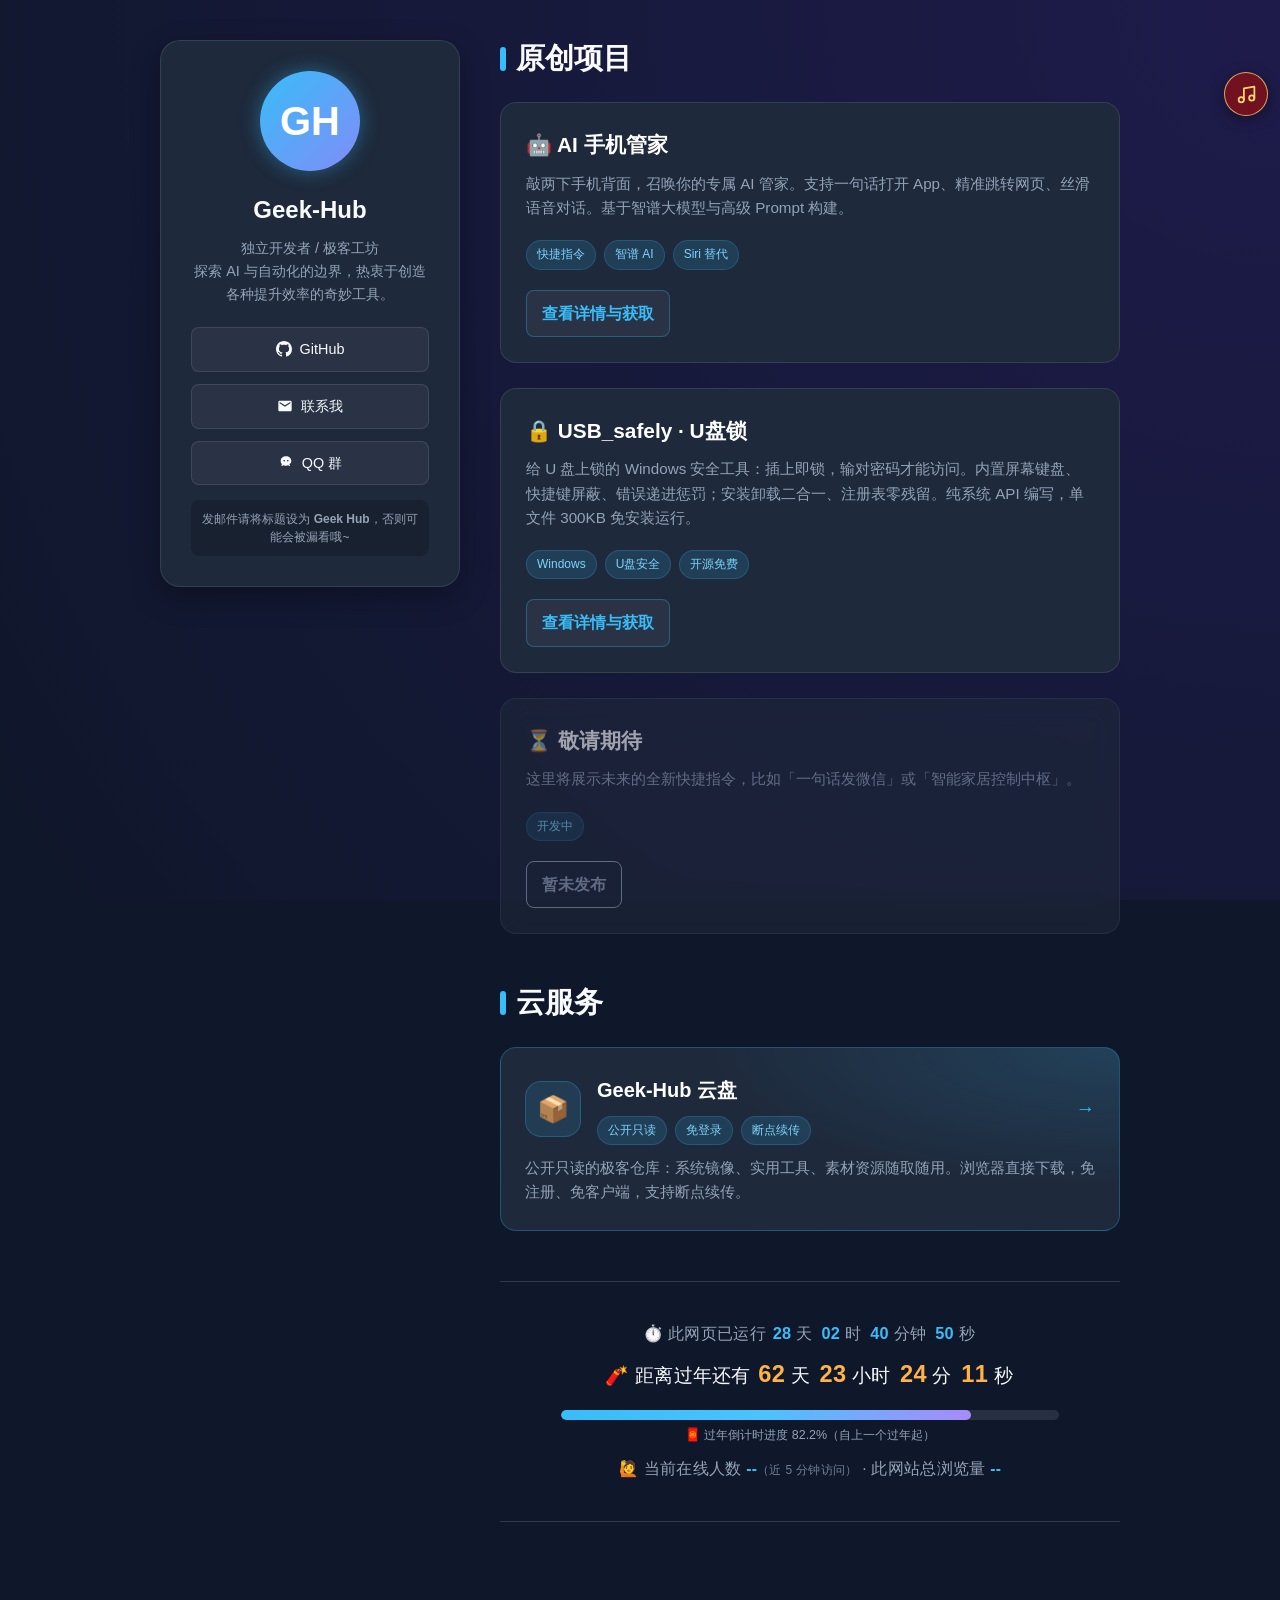
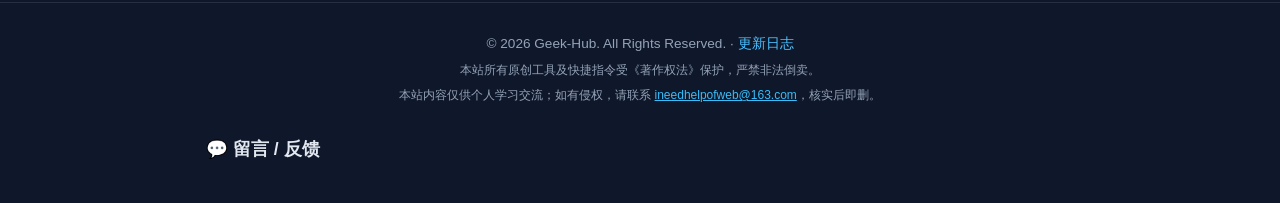
<file: index.html>
<!DOCTYPE html>
<html lang="zh-CN">
<head>
    <meta charset="UTF-8">
    <meta name="viewport" content="width=device-width, initial-scale=1.0">
    <title>Geek-Hub | 极客工坊 - 个人开发者作品集</title>

    <meta name="description" content="Geek-Hub 极客工坊：独立开发者的作品集，分享 Apple 快捷指令、AI 效率工具与 Web 小工具，探索 AI 与自动化的边界。">
    <meta name="keywords" content="Geek-Hub,极客工坊,快捷指令,AI工具,iOS快捷指令,个人作品集">
    <meta name="author" content="Geek-Hub">
    <link rel="canonical" href="https://geekhub.dpdns.org/">
    <meta name="theme-color" content="#0f172a">
    <meta name="robots" content="index, follow">

    <!-- 社交分享卡片 -->
    <meta property="og:type" content="website">
    <meta property="og:site_name" content="Geek-Hub | 极客工坊">
    <meta property="og:title" content="Geek-Hub | 极客工坊 - 个人开发者作品集">
    <meta property="og:description" content="独立开发者的创意试验田，持续分享 Apple 快捷指令、AI 黑科技与效率工具。">
    <meta property="og:url" content="https://geekhub.dpdns.org/">
    <meta property="og:image" content="https://geekhub.dpdns.org/og.png">
    <meta property="og:image:width" content="1200">
    <meta property="og:image:height" content="630">
    <meta property="og:locale" content="zh_CN">
    <meta name="twitter:card" content="summary_large_image">
    <meta name="twitter:title" content="Geek-Hub | 极客工坊">
    <meta name="twitter:description" content="独立开发者的创意试验田，持续分享 Apple 快捷指令、AI 黑科技与效率工具。">
    <meta name="twitter:image" content="https://geekhub.dpdns.org/og.png">

    <!-- 图标 -->
    <link rel="icon" href="data:image/svg+xml,%3Csvg xmlns='http://www.w3.org/2000/svg' viewBox='0 0 100 100'%3E%3Crect width='100' height='100' rx='22' fill='%230f172a'/%3E%3Ctext x='50' y='68' font-size='46' font-family='system-ui,sans-serif' font-weight='bold' fill='%2338bdf8' text-anchor='middle'%3EGH%3C/text%3E%3C/svg%3E">
    <link rel="apple-touch-icon" href="data:image/svg+xml,%3Csvg xmlns='http://www.w3.org/2000/svg' viewBox='0 0 100 100'%3E%3Crect width='100' height='100' rx='22' fill='%230f172a'/%3E%3Ctext x='50' y='68' font-size='46' font-family='system-ui,sans-serif' font-weight='bold' fill='%2338bdf8' text-anchor='middle'%3EGH%3C/text%3E%3C/svg%3E">

    <link rel="stylesheet" href="style.css">

    <script type="application/ld+json">
    {
      "@context": "https://schema.org",
      "@type": "WebSite",
      "name": "Geek-Hub | 极客工坊",
      "url": "https://geekhub.dpdns.org/",
      "description": "独立开发者的创意试验田，分享 Apple 快捷指令、AI 工具与效率方案。",
      "inLanguage": "zh-CN",
      "publisher": {
        "@type": "Person",
        "name": "Geek-Hub",
        "url": "https://github.com/zzh-hui/"
      }
    }
    </script>
    <style>
        /* Git Drive 最小化后的悬浮球 */
        .pan-ball {
            position: fixed;
            right: 18px;
            bottom: 18px;
            display: none;
            align-items: center;
            gap: 9px;
            padding: 9px 15px 9px 11px;
            border-radius: 999px;
            background: rgba(26, 32, 44, .94);
            border: 1px solid rgba(76, 194, 255, .38);
            box-shadow: 0 12px 34px rgba(0, 0, 0, .5);
            color: #e8f3ff;
            text-decoration: none;
            font-size: .82rem;
            z-index: 999;
            backdrop-filter: blur(10px);
            transition: transform .18s, border-color .18s;
        }
        .pan-ball.show { display: flex; animation: pb-in .28s ease-out; }
        .pan-ball:hover { transform: translateY(-2px); border-color: rgba(76, 194, 255, .8); }
        .pan-ball svg { width: 24px; height: 24px; flex: 0 0 auto; }
        .pan-ball .pb-t { line-height: 1.2; }
        .pan-ball .pb-t b { display: block; font-size: .8rem; font-weight: 600; }
        .pan-ball .pb-t i { display: block; font-style: normal; font-size: .68rem; color: #8fa3b8; }
        .pan-ball::after {
            content: "";
            position: absolute;
            inset: -1px;
            border-radius: 999px;
            border: 1px solid rgba(76, 194, 255, .5);
            opacity: 0;
            animation: pb-pulse 2.6s ease-out infinite;
        }
        @keyframes pb-in { from { opacity: 0; transform: translateY(14px) scale(.9); } to { opacity: 1; transform: none; } }
        @keyframes pb-pulse {
            0% { opacity: .5; transform: scale(1); }
            70%, 100% { opacity: 0; transform: scale(1.18); }
        }
        @media (max-width: 480px) {
            .pan-ball { right: 12px; bottom: 12px; padding: 8px 13px 8px 10px; }
        }

        /* ===== 春节模式 ===== */
        body.cny-mode {
            --bg-base: #2a1214;
            --bg-deep: #47181c;
            --card-bg: rgba(52, 22, 26, 0.75);
            --card-bg-solid: #381a1d;
            --card-border: rgba(255, 195, 120, 0.26);
            --text-muted: #e6bfa0;
        }
        .cny-banner {
            position: relative;
            max-width: 900px;
            margin: 0 auto;
            padding: 100px 16px 10px;   /* 顶部让出空间：福字挂在最上方，标题在其下方 */
            text-align: center;
        }
        .cny-banner-title {
            font-size: clamp(1.15rem, 4.2vw, 1.7rem);
            font-weight: 800;
            color: #ffd76e;
            text-shadow: 0 0 14px rgba(255, 120, 40, 0.55), 0 2px 0 rgba(120, 0, 0, 0.6);
            letter-spacing: 1px;
        }
        .cny-banner-meme {
            width: clamp(140px, 26vw, 230px);
            margin: 10px auto 0;
            display: block;
            animation: cnyFloat 2.6s ease-in-out infinite;
        }
        @keyframes cnyFloat {
            0%, 100% { transform: translateY(0); }
            50% { transform: translateY(-9px); }
        }
        /* 福字挂件：absolute 挂在网页最上方（页面顶端，滚动时留在原地/滚出屏幕外），菱形倒福 */
        .cny-fu {
            display: none;
            position: absolute;
            top: 22px;
            z-index: 998;
            width: 44px;
            height: 44px;
            border-radius: 7px;
            background: linear-gradient(160deg, #c22 0%, #8f0f14 100%);
            border: 2px solid #ffd76e;
            box-shadow: 0 4px 16px rgba(0, 0, 0, 0.4), inset 0 0 0 3px rgba(255, 215, 110, 0.35);
            color: #ffd76e;
            font-size: 23px;
            font-weight: 900;
            font-family: "Noto Serif SC", "STSong", "SimSun", serif;
            text-align: center;
            user-select: none;
            pointer-events: none;
            transform: rotate(45deg);   /* 外框转 45° 成菱形 */
        }
        body.cny-mode .cny-fu { display: block; animation: cnySway 3.4s ease-in-out infinite; transform-origin: top center; }
        .cny-fu-l { left: 26px; }
        .cny-fu-r { right: 26px; }
        body.cny-mode .cny-fu::after {
            content: "";
            position: absolute;
            top: -14px;
            left: 50%;
            width: 2px;
            height: 14px;
            background: #ffd76e;
        }
        /* 文字相对外框 -45°（回到水平轴）再转 180°（倒福） */
        .cny-fu span { display: block; line-height: 41px; transform: rotate(135deg); }
        @keyframes cnySway {
            0%, 100% { rotate: -2.5deg; }
            50% { rotate: 2.5deg; }
        }
        .cny-music {
            position: fixed;
            top: 72px;
            right: 12px;
            z-index: 999;
            width: 44px;
            height: 44px;
            border-radius: 50%;
            border: 1.5px solid rgba(255, 215, 110, 0.75);
            background: rgba(130, 16, 24, 0.85);
            color: #ffd76e;
            cursor: pointer;
            display: flex;
            align-items: center;
            justify-content: center;
            box-shadow: 0 3px 14px rgba(0, 0, 0, 0.35);
            transition: transform 0.2s;
        }
        .cny-music:active { transform: scale(0.92); }
        .cny-music .cny-note { width: 21px; height: 21px; }
        .cny-music.playing .cny-note { animation: cnySpin 1.9s linear infinite; }
        @keyframes cnySpin {
            from { transform: rotate(0deg); }
            to { transform: rotate(360deg); }
        }
        .cny-music.idle-hint { animation: cnyHint 1.4s ease-in-out infinite; }
        @keyframes cnyHint {
            0%, 100% { box-shadow: 0 3px 14px rgba(0,0,0,0.35), 0 0 0 0 rgba(255, 215, 110, 0.65); }
            50% { box-shadow: 0 3px 14px rgba(0,0,0,0.35), 0 0 0 11px rgba(255, 215, 110, 0); }
        }
    </style>
<!-- Cloudflare Web Analytics --><script type='module' src='https://static.cloudflareinsights.com/beacon.min.js' data-cf-beacon='{"token": "128af1c7bf224d09a564f7fe14c1c17a"}'></script><!-- End Cloudflare Web Analytics -->
</head>
<body>

    <a class="skip-link" href="#main">跳到主要内容</a>

    <!-- 春节模式：顶部祝福横幅 + 解冻梗图（仅过年期间显示） -->
    <div class="cny-banner" id="cnyBanner" hidden>
        <p class="cny-banner-title">Geek-Hub 祝大家春节快乐！(˶╹ꇴ╹˶)🧨</p>
        <img class="cny-banner-meme" id="cnyMeme" src="assets/jiedong.png" alt="刘德华解冻100%" draggable="false">
    </div>

    <!-- 倒福挂件：左上 + 右上，固定不随滚动（仅春节模式显示） -->
    <div class="cny-fu cny-fu-l" aria-hidden="true"><span>福</span></div>
    <div class="cny-fu cny-fu-r" aria-hidden="true"><span>福</span></div>

    <!-- 悬浮音符音乐开关（右上角，跟随滚动，不遮挡内容） -->
    <button class="cny-music" id="musicBtn" type="button" aria-label="开关春节音乐" hidden>
        <svg class="cny-note" viewBox="0 0 24 24" fill="none" stroke="currentColor" stroke-width="2" stroke-linecap="round" stroke-linejoin="round" aria-hidden="true">
            <path d="M9 18V5l12-2v13"></path>
            <circle cx="6" cy="18" r="3"></circle>
            <circle cx="18" cy="16" r="3"></circle>
        </svg>
    </button>
    <audio id="cnyMusic" src="assets/gongxifacai.mp3" loop preload="none"></audio>

    <div class="layout">

        <!-- 左侧：个人简介 -->
        <aside class="sidebar">
            <div class="profile-card">
                <div class="avatar" aria-hidden="true">GH</div>
                <h1 class="name">Geek-Hub</h1>
                <p class="bio">独立开发者 / 极客工坊<br>探索 AI 与自动化的边界，热衷于创造各种提升效率的奇妙工具。</p>

                <nav class="social-links" aria-label="联系方式">
                    <a href="https://github.com/zzh-hui/" class="social-btn" target="_blank" rel="noopener noreferrer">
                        <svg height="16" width="16" viewBox="0 0 16 16" fill="currentColor" aria-hidden="true"><path d="M8 0C3.58 0 0 3.58 0 8c0 3.54 2.29 6.53 5.47 7.59.4.07.55-.17.55-.38 0-.19-.01-.82-.01-1.49-2.01.37-2.53-.49-2.69-.94-.09-.23-.48-.94-.82-1.13-.28-.15-.68-.52-.01-.53.63-.01 1.08.58 1.23.82.72 1.21 1.87.87 2.33.66.07-.52.28-.87.51-1.07-1.78-.2-3.64-.89-3.64-3.95 0-.87.31-1.59.82-2.15-.08-.2-.36-1.02.08-2.12 0 0 .67-.21 2.2.82.64-.18 1.32-.27 2-.27.68 0 1.36.09 2 .27 1.53-1.04 2.2-.82 2.2-.82.44 1.1.16 1.92.08 2.12.51.56.82 1.27.82 2.15 0 3.07-1.87 3.75-3.65 3.95.29.25.54.73.54 1.48 0 1.07-.01 1.93-.01 2.2 0 .21.15.46.55.38A8.013 8.013 0 0016 8c0-4.42-3.58-8-8-8z"></path></svg>
                        GitHub
                    </a>

                    <a href="mailto:ineedhelpofweb@163.com?subject=Geek%20Hub&amp;body=%E8%AF%B7%E5%9C%A8%E8%BF%99%E9%87%8C%E5%A1%AB%E5%86%99%E6%82%A8%E7%9A%84%E5%85%B7%E4%BD%93%E9%97%AE%E9%A2%98%E6%88%96%E5%BB%BA%E8%AE%AE%EF%BC%9A" class="social-btn">
                        <svg height="16" width="16" viewBox="0 0 24 24" fill="currentColor" aria-hidden="true"><path d="M20 4H4c-1.1 0-1.99.9-1.99 2L2 18c0 1.1.9 2 2 2h16c1.1 0 2-.9 2-2V6c0-1.1-.9-2-2-2zm0 4l-8 5-8-5V6l8 5 8-5v2z"></path></svg>
                        联系我
                    </a>

                    <button type="button" class="social-btn" id="qq-group" data-qq="1103788426" aria-label="打开 QQ 群 1103788426">
                        <svg height="16" width="16" viewBox="0 0 24 24" fill="currentColor" aria-hidden="true"><path d="M12 2C7.58 2 4 5.13 4 9c0 1.74.72 3.33 1.9 4.55-.2.72-.55 1.7-.9 2.32-.2.36-.05.6.25.55.83-.14 1.9-.6 2.5-.98.99.36 2.08.56 3.25.56h1c1.17 0 2.26-.2 3.25-.56.6.38 1.67.84 2.5.98.3.05.45-.19.25-.55-.35-.62-.7-1.6-.9-2.32C19.28 12.33 20 10.74 20 9c0-3.87-3.58-7-8-7z"/><circle cx="9.3" cy="8.6" r="1.1" fill="#0f172a"/><circle cx="14.7" cy="8.6" r="1.1" fill="#0f172a"/></svg>
                        <span id="qq-label">QQ 群</span>
                    </button>
                </nav>

                <p class="email-tip">
                    发邮件请将标题设为 <strong>Geek Hub</strong>，否则可能会被漏看哦~
                </p>
            </div>
        </aside>

        <!-- 右侧：作品展示 -->
        <main class="main-content" id="main">

            <h2 class="section-title">原创项目</h2>
            <div class="grid">

                <a href="./ai-assistant.html" class="project-card">
                    <h3 class="project-title">🤖 AI 手机管家</h3>
                    <p class="project-desc">敲两下手机背面，召唤你的专属 AI 管家。支持一句话打开 App、精准跳转网页、丝滑语音对话。基于智谱大模型与高级 Prompt 构建。</p>
                    <div class="tags">
                        <span class="tag">快捷指令</span>
                        <span class="tag">智谱 AI</span>
                        <span class="tag">Siri 替代</span>
                    </div>
                    <div class="project-btn">查看详情与获取</div>
                </a>

                <a href="./usb-safely.html" class="project-card">
                    <h3 class="project-title">🔒 USB_safely · U盘锁</h3>
                    <p class="project-desc">给 U 盘上锁的 Windows 安全工具：插上即锁，输对密码才能访问。内置屏幕键盘、快捷键屏蔽、错误递进惩罚；安装卸载二合一、注册表零残留。纯系统 API 编写，单文件 300KB 免安装运行。</p>
                    <div class="tags">
                        <span class="tag">Windows</span>
                        <span class="tag">U盘安全</span>
                        <span class="tag">开源免费</span>
                    </div>
                    <div class="project-btn">查看详情与获取</div>
                </a>

                <div class="project-card" aria-disabled="true">
                    <h3 class="project-title">⏳ 敬请期待</h3>
                    <p class="project-desc">这里将展示未来的全新快捷指令，比如「一句话发微信」或「智能家居控制中枢」。</p>
                    <div class="tags">
                        <span class="tag">开发中</span>
                    </div>
                    <div class="project-btn" style="background: transparent; color: var(--text-muted); border-color: var(--text-muted);">暂未发布</div>
                </div>

            </div>

            <h2 class="section-title">云服务</h2>
            <div class="grid">

                <a href="./pan/" class="drive-card">
                    <div class="drive-head">
                        <div class="drive-icon" aria-hidden="true">📦</div>
                        <div class="drive-title-group">
                            <h3>Geek-Hub 云盘</h3>
                            <div class="tags">
                                <span class="tag">公开只读</span>
                                <span class="tag">免登录</span>
                                <span class="tag">断点续传</span>
                            </div>
                        </div>
                        <span class="drive-arrow" aria-hidden="true">→</span>
                    </div>
                    <p class="drive-desc">公开只读的极客仓库：系统镜像、实用工具、素材资源随取随用。浏览器直接下载，免注册、免客户端，支持断点续传。</p>
                </a>

            </div>

            <style>
                .site-stats {
                    margin-top: 50px;
                    padding: 28px 20px 30px;
                    border-top: 1px solid rgba(148, 163, 184, 0.25);
                    border-bottom: 1px solid rgba(148, 163, 184, 0.25);
                    text-align: center;
                }
                .site-stats .stat-line {
                    margin: 10px 0;
                    white-space: nowrap;
                    font-size: clamp(0.7rem, 3.1vw, 1.02rem);
                    color: var(--text-muted);
                    letter-spacing: 0.3px;
                }
                .site-stats .u {
                    display: inline-block;
                    white-space: nowrap;
                    margin: 0 2px;
                }
                .site-stats .stat-line b {
                    color: var(--accent);
                    font-variant-numeric: tabular-nums;
                }
                .site-stats .stat-line.newyear { font-size: clamp(0.82rem, 3.6vw, 1.18rem); color: var(--text-main, #e2e8f0); }
                .site-stats .stat-line.newyear b { color: #ffb347; font-size: 1.25em; }
                .site-stats .stat-line:last-child { font-size: clamp(0.66rem, 2.9vw, 0.98rem); }
                @media (max-width: 420px) {
                    .site-stats .stat-sub { display: none; }
                }
                .site-stats .year-progress {
                    width: min(520px, 86%);
                    height: 10px;
                    margin: 16px auto 6px;
                    background: rgba(148, 163, 184, 0.18);
                    border-radius: 99px;
                    overflow: hidden;
                }
                .site-stats .year-progress i {
                    display: block;
                    height: 100%;
                    width: 0;
                    background: linear-gradient(90deg, #38bdf8, #4cc2ff, #a78bfa);
                    border-radius: 99px;
                    transition: width 0.6s ease;
                }
                .site-stats .progress-label { font-size: 0.78rem; color: var(--text-muted); }
                .site-stats .stat-sub { font-size: 0.75rem; color: var(--text-muted); opacity: 0.75; }
            </style>

            <div class="site-stats" id="siteStats">
                <p class="stat-line">⏱️ 此网页已运行 <span class="u" id="u-runY"><b id="runY">--</b> 年</span> <span class="u" id="u-runMo"><b id="runMo">--</b> 月</span> <span class="u" id="u-runD"><b id="runD">--</b> 天</span> <span class="u" id="u-runH"><b id="runH">--</b> 时</span> <span class="u" id="u-runMi"><b id="runMi">--</b> 分钟</span> <span class="u" id="u-runS"><b id="runS">--</b> 秒</span></p>
                <p class="stat-line newyear" id="cnyLine">🧨 距离过年还有 <span class="u" id="u-cnyD"><b id="cnyD">--</b> 天</span> <span class="u" id="u-cnyH"><b id="cnyH">--</b> 小时</span> <span class="u" id="u-cnyMi"><b id="cnyMi">--</b> 分</span> <span class="u" id="u-cnyS"><b id="cnyS">--</b> 秒</span></p>
                <div class="year-progress"><i id="cnyBar"></i></div>
                <p class="progress-label">🧧 过年倒计时进度 <span id="cnyPct">--</span>%（自上一个过年起）</p>
                <p class="stat-line">🙋 当前在线人数 <b id="onlineN">--</b><span class="stat-sub">（近 5 分钟访问）</span> · 此网站总浏览量 <b id="pvN">--</b></p>
            </div>

        </main>
    </div>

    <footer>
        <p>© <span id="year">2026</span> Geek-Hub. All Rights Reserved. · <a href="./changelog.html" style="color:#4cc2ff;text-decoration:none">更新日志</a></p>
        <p>本站所有原创工具及快捷指令受《著作权法》保护，严禁非法倒卖。</p>
        <p>本站内容仅供个人学习交流；如有侵权，请联系 <a href="mailto:ineedhelpofweb@163.com">ineedhelpofweb@163.com</a>，核实后即删。</p>
    </footer>

    <section id="giscus-comments" style="max-width:900px;margin:0 auto 40px;padding:0 16px">
        <h2 style="color:#e2e8f0;font-size:1.1rem;margin-bottom:12px">💬 留言 / 反馈</h2>
        <script src="https://giscus.app/client.js"
          data-repo="zzh-hui/Geek-Hub"
          data-repo-id="R_kgDOVlOw1Q"
          data-category="General"
          data-category-id="DIC_kwDOVlOw1c4DL092"
          data-mapping="pathname"
          data-strict="0"
          data-reactions-enabled="1"
          data-emit-metadata="0"
          data-input-position="top"
          data-theme="transparent_dark"
          data-lang="zh-CN"
          data-loading="lazy"
          crossorigin="anonymous"
          async>
        </script>
    </section>

    <a id="pan-ball" class="pan-ball" href="./pan/" aria-label="恢复 Git Drive 窗口">
        <svg viewBox="0 0 24 24" aria-hidden="true">
            <path d="M2 6.6A2.6 2.6 0 0 1 4.6 4h4.1c.55 0 1.08.22 1.47.61L11.9 6.3h7.5A2.6 2.6 0 0 1 22 8.9v1.2H2z" fill="#FFCE4A"/>
            <path d="M2 9.6h20v7.8A2.6 2.6 0 0 1 19.4 20H4.6A2.6 2.6 0 0 1 2 17.4z" fill="#FFBA1F"/>
        </svg>
        <span class="pb-t"><b>Git Drive</b><i>已最小化 · 点击恢复</i></span>
    </a>

    <script>
        document.getElementById('year').textContent = new Date().getFullYear();

        /* ============ 站点统计：运行时间 / 过年倒计时 / 浏览量 / 在线人数 ============ */
        (function () {
            var p2 = function (n) { return (n < 10 ? '0' : '') + n; };
            var $ = function (id) { return document.getElementById(id); };

            /* 建站时间：仓库创建 2026-11-06 21:54:58（北京时间） */
            var SITE_START = new Date(2026, 10, 6, 21, 54, 58);

            /* 历年春节（正月初一）公历日期，自动选取下一个未来日期 */
            var CNY = [
                [2026, 1, 17], [2027, 1, 6], [2028, 0, 26], [2029, 1, 13], [2030, 1, 3],
                [2031, 0, 23], [2032, 1, 11], [2033, 0, 31], [2034, 1, 19], [2035, 1, 8]
            ];
            function nextCNY(now) {
                for (var i = 0; i < CNY.length; i++) {
                    var d = new Date(CNY[i][0], CNY[i][1], CNY[i][2], 0, 0, 0);
                    if (d.getTime() > now.getTime()) return d;
                }
                return new Date(2036, 0, 28);
            }
            function prevCNY(now) {
                for (var i = CNY.length - 1; i >= 0; i--) {
                    var d = new Date(CNY[i][0], CNY[i][1], CNY[i][2], 0, 0, 0);
                    if (d.getTime() <= now.getTime()) return d;
                }
                return new Date(2026, 0, 1);
            }

            /* ===== 春节模式：初一 00:00 → 正月十五 24:00（共十五天） ===== */
            var FESTIVAL_MS = 15 * 86400 * 1000;
            var FORCE_FEST = /cnytest=1/.test(location.search); /* 调试用：?cnytest=1 强制进入 */
            var festOn = false;
            var cnyLineSaved = null;
            var musicEl = $('cnyMusic');

            function enterFestival() {
                document.body.classList.add('cny-mode');
                $('cnyBanner').hidden = false;
                $('musicBtn').hidden = false;
                var line = $('cnyLine');
                if (!cnyLineSaved) cnyLineSaved = line.innerHTML;
                line.innerHTML = '🧨 过年就是这几天！！！';
                line.style.fontSize = 'clamp(0.95rem, 4vw, 1.3rem)';
                line.style.color = '#ffd76e';
                tryPlayMusic();
            }
            function exitFestival() {
                document.body.classList.remove('cny-mode');
                $('cnyBanner').hidden = true;
                $('musicBtn').hidden = true;
                musicEl.pause();
                var btn = $('musicBtn');
                btn.classList.remove('playing', 'idle-hint');
                if (cnyLineSaved) {
                    var line = $('cnyLine');
                    line.innerHTML = cnyLineSaved;
                    line.style.fontSize = '';
                    line.style.color = '';
                    cnyLineSaved = null;
                }
            }
            function tryPlayMusic() {
                var p = musicEl.play();
                if (p && p.catch) {
                    p.catch(function () {
                        /* 浏览器拦截自动播放：音符按钮闪烁提示用户点击 */
                        $('musicBtn').classList.add('idle-hint');
                    });
                }
            }
            var userPaused = false;
            $('musicBtn').addEventListener('click', function () {
                var btn = $('musicBtn');
                if (musicEl.paused) {
                    tryPlayMusic();
                } else {
                    userPaused = true;
                    musicEl.pause();
                }
            });
            /* 音乐默认开启：自动播放被浏览器拦截时，用户首次点击/按键页面任意位置即自动响起 */
            function firstInteract(ev) {
                if (ev && ev.target && ev.target.closest && ev.target.closest('#musicBtn')) return;
                if (!userPaused && musicEl.paused && festOn) tryPlayMusic();
            }
            document.addEventListener('pointerdown', firstInteract);
            document.addEventListener('keydown', firstInteract);
            musicEl.addEventListener('play', function () {
                var btn = $('musicBtn');
                btn.classList.add('playing');
                btn.classList.remove('idle-hint');
            });
            musicEl.addEventListener('pause', function () {
                $('musicBtn').classList.remove('playing');
            });

            function tickClock() {
                var now = new Date();

                /* 运行时间：年月日历法差值 + 时分秒 */
                var y = now.getFullYear() - SITE_START.getFullYear();
                var mo = now.getMonth() - SITE_START.getMonth();
                var d = now.getDate() - SITE_START.getDate();
                var h = now.getHours() - SITE_START.getHours();
                var mi = now.getMinutes() - SITE_START.getMinutes();
                var s = now.getSeconds() - SITE_START.getSeconds();
                if (s < 0) { s += 60; mi--; }
                if (mi < 0) { mi += 60; h--; }
                if (h < 0) { h += 24; d--; }
                if (d < 0) { mo--; d += new Date(now.getFullYear(), now.getMonth(), 0).getDate(); }
                if (mo < 0) { mo += 12; y--; }
                /* 开头连续为零的单位整段隐藏（中间的零正常显示），全零时只显示秒 */
                var runVals = [y, mo, d, h, mi, s];
                var runIds = ['u-runY', 'u-runMo', 'u-runD', 'u-runH', 'u-runMi', 'u-runS'];
                var runTexts = [p2(y), p2(mo), p2(d), p2(h), p2(mi), p2(s)];
                var rFirst = 0;
                while (rFirst < runVals.length - 1 && runVals[rFirst] === 0) rFirst++;
                runIds.forEach(function (id, i) {
                    $(id).style.display = (i >= rFirst) ? '' : 'none';
                    $(id).querySelector('b').textContent = runTexts[i];
                });

                /* 过年倒计时 */
                var cny = nextCNY(now);
                var left = Math.max(0, Math.floor((cny.getTime() - now.getTime()) / 1000));
                var cd = Math.floor(left / 86400);
                var ch = Math.floor(left % 86400 / 3600);
                var cm = Math.floor(left % 3600 / 60);
                var cs = left % 60;
                var cnyVals = [cd, ch, cm, cs];
                var cnyIds = ['u-cnyD', 'u-cnyH', 'u-cnyMi', 'u-cnyS'];
                var cnyTexts = [p2(cd), p2(ch), p2(cm), p2(cs)];
                var cFirst = 0;
                while (cFirst < cnyVals.length - 1 && cnyVals[cFirst] === 0) cFirst++;
                cnyIds.forEach(function (id, i) {
                    $(id).style.display = (i >= cFirst) ? '' : 'none';
                    $(id).querySelector('b').textContent = cnyTexts[i];
                });

                /* 过年倒计时进度：上一个过年 → 下一个过年 */
                var prev = prevCNY(now);
                var total = cny.getTime() - prev.getTime();
                var gone = now.getTime() - prev.getTime();
                var inFest = FORCE_FEST || (now.getTime() - prev.getTime() < FESTIVAL_MS);
                if (inFest) {
                    /* 春节期间：进度条锁定 100%，倒计时换成过年文案 */
                    if (!festOn) { festOn = true; enterFestival(); }
                    $('cnyBar').style.width = '100%';
                    $('cnyPct').textContent = '100.0';
                } else {
                    if (festOn) { festOn = false; exitFestival(); }
                    var pct = total > 0 ? Math.min(100, gone / total * 100) : 0;
                    $('cnyBar').style.width = pct.toFixed(1) + '%';
                    $('cnyPct').textContent = pct.toFixed(1);
                }
            }
            tickClock();
            setInterval(tickClock, 1000);

            /* 浏览量 + 在线人数（Abacus 免费计数服务，失败时显示 --） */
            var NS = 'ghstats9';
            function bucketKey(dt) {
                return 'on-' + dt.getFullYear() + p2(dt.getMonth() + 1) + p2(dt.getDate()) + p2(dt.getHours()) + p2(dt.getMinutes());
            }
            function api(path) {
                return fetch('https://abacus.jasoncameron.dev/' + path, { cache: 'no-store' })
                    .then(function (r) { return r.json(); });
            }
            (function loadCounters() {
                var now = new Date();
                var pvP = api('hit/' + NS + '/sitepv').catch(function () { return null; });
                /* 在线人数：当前分钟 +1，再取最近 5 分钟各桶之和 */
                var gets = [];
                for (var i = 0; i < 5; i++) {
                    gets.push(api('get/' + NS + '/' + bucketKey(new Date(now.getTime() - i * 60000))).catch(function () { return null; }));
                }
                api('hit/' + NS + '/' + bucketKey(now)).catch(function () {});
                Promise.all(gets).then(function (arr) {
                    var online = 0, ok = false;
                    arr.forEach(function (j) { if (j && typeof j.value === 'number') { online += j.value; ok = true; } });
                    if (ok) $('onlineN').textContent = online;
                });
                pvP.then(function (j) {
                    if (j && typeof j.value === 'number') $('pvN').textContent = j.value;
                });
            })();
        })();

        // Git Drive 最小化后，在主页显示恢复用的悬浮球
        (function () {
            var ball = document.getElementById('pan-ball');
            if (!ball) return;
            var KEY = 'gh_pan_min';
            try {
                if (localStorage.getItem(KEY) === '1') ball.classList.add('show');
            } catch (e) {}
            ball.addEventListener('click', function (ev) {
                try { localStorage.removeItem(KEY); } catch (e) {}
                // 若主页本身被困在弹出的小窗里（窗口化→最小化残留），恢复时
                // 新开正常标签打开网盘，并关掉这个小窗，避免全屏页面困在小窗里
                var trapped = window.innerWidth < 760 && window.opener && !window.opener.closed;
                if (trapped) {
                    ev.preventDefault();
                    var w = window.open(ball.getAttribute('href'), '_blank');
                    try { if (w && w.focus) w.focus(); } catch (e) {}
                    try { window.close(); } catch (e) {}
                    setTimeout(function () { if (!window.closed) window.location.href = ball.getAttribute('href'); }, 250);
                }
            });
        })();

        (function () {
            var btn = document.getElementById('qq-group');
            if (!btn) return;
            var label = document.getElementById('qq-label');
            var qq = btn.getAttribute('data-qq');
            var timer = null;

            function flash(text) {
                label.textContent = text;
                clearTimeout(timer);
                timer = setTimeout(function () {
                    label.textContent = 'QQ 群';
                }, 2000);
            }

            // QQ 群卡片 URL Scheme：手机装了 QQ 会直接打开群资料页
            var QQ_SCHEME = 'mqqapi://card/show_pslcard?src_type=internal&version=1&uin=' +
                qq + '&card_type=group&source=qrcode';

            btn.addEventListener('click', function () {
                flash('正在打开 QQ…');
                try { window.location.href = QQ_SCHEME; } catch (e) {}
                // 没装 QQ / 唤起被拦截时，页面还在，恢复按钮文字
                setTimeout(function () {
                    label.textContent = 'QQ 群';
                }, 1800);
            });
        })();
    </script>
</body>
</html>
</file>
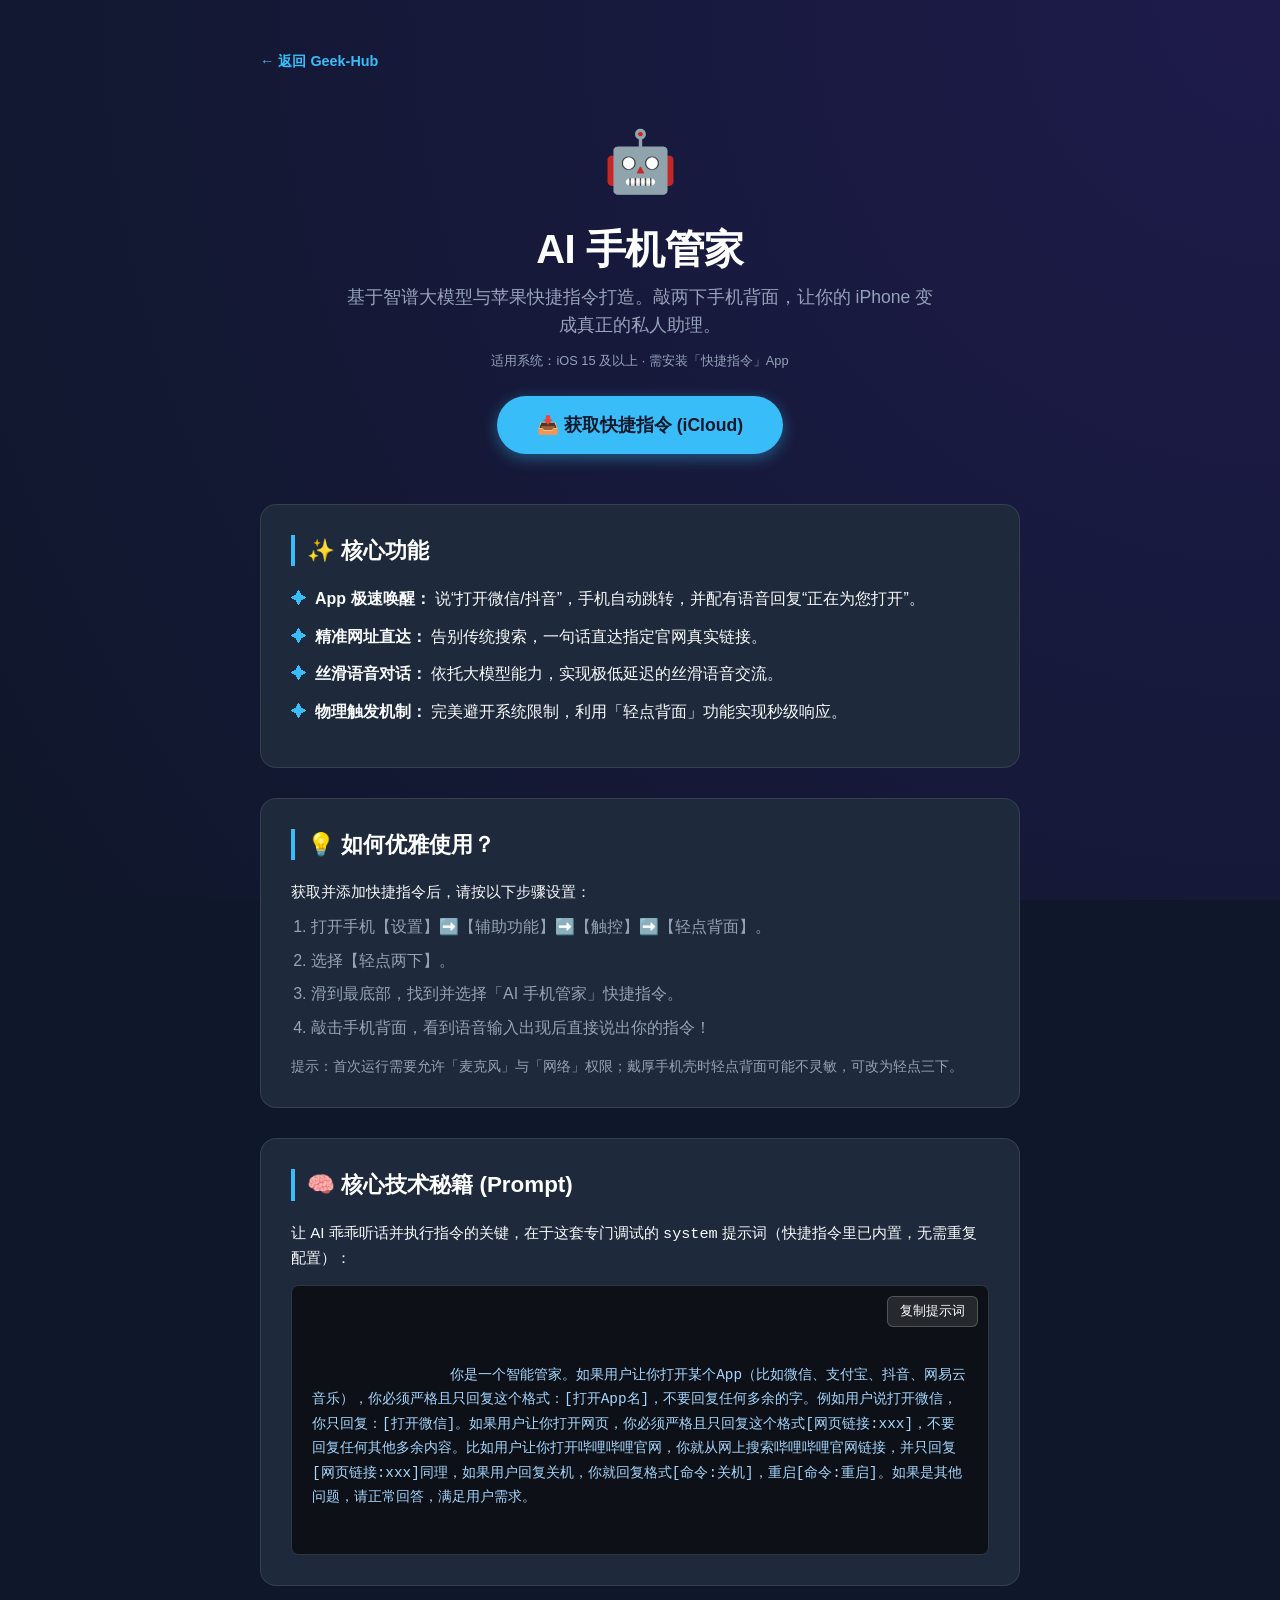
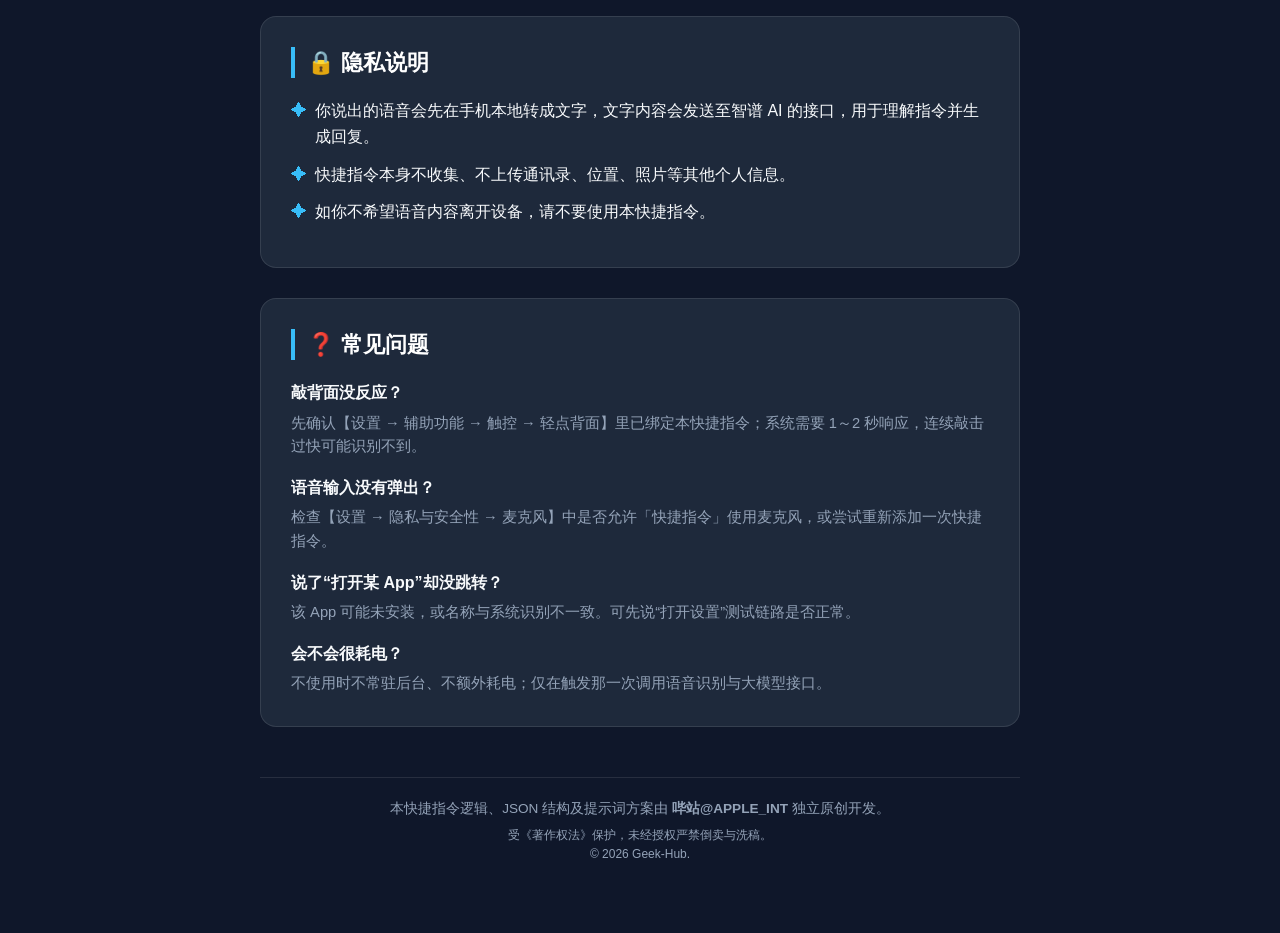
<file: ai-assistant.html>
<!DOCTYPE html>
<html lang="zh-CN">
<head>
    <meta charset="UTF-8">
    <meta name="viewport" content="width=device-width, initial-scale=1.0">
    <title>AI 手机管家 - Geek-Hub 极客工坊</title>

    <meta name="description" content="基于智谱大模型与苹果快捷指令的 AI 手机管家：敲两下手机背面即可语音唤醒，一句话打开 App、直达网址、连续对话。附完整配置教程与提示词。">
    <meta name="keywords" content="AI手机管家,快捷指令,iOS快捷指令,智谱AI,轻点背面,Siri替代">
    <meta name="author" content="Geek-Hub">
    <link rel="canonical" href="https://geekhub.dpdns.org/ai-assistant.html">
    <meta name="theme-color" content="#0f172a">
    <meta name="robots" content="index, follow">

    <meta property="og:type" content="article">
    <meta property="og:site_name" content="Geek-Hub | 极客工坊">
    <meta property="og:title" content="AI 手机管家 - 敲两下手机背面，召唤 AI 管家">
    <meta property="og:description" content="一句话打开 App、精准跳转网页、丝滑语音对话。基于智谱大模型与苹果快捷指令打造。">
    <meta property="og:url" content="https://geekhub.dpdns.org/ai-assistant.html">
    <meta property="og:image" content="https://geekhub.dpdns.org/og.png">
    <meta property="og:locale" content="zh_CN">
    <meta name="twitter:card" content="summary_large_image">
    <meta name="twitter:title" content="AI 手机管家 - Geek-Hub">
    <meta name="twitter:description" content="敲两下手机背面，召唤你的专属 AI 管家。">
    <meta name="twitter:image" content="https://geekhub.dpdns.org/og.png">

    <link rel="icon" href="data:image/svg+xml,%3Csvg xmlns='http://www.w3.org/2000/svg' viewBox='0 0 100 100'%3E%3Crect width='100' height='100' rx='22' fill='%230f172a'/%3E%3Ctext x='50' y='68' font-size='46' font-family='system-ui,sans-serif' font-weight='bold' fill='%2338bdf8' text-anchor='middle'%3EGH%3C/text%3E%3C/svg%3E">
    <link rel="apple-touch-icon" href="data:image/svg+xml,%3Csvg xmlns='http://www.w3.org/2000/svg' viewBox='0 0 100 100'%3E%3Crect width='100' height='100' rx='22' fill='%230f172a'/%3E%3Ctext x='50' y='68' font-size='46' font-family='system-ui,sans-serif' font-weight='bold' fill='%2338bdf8' text-anchor='middle'%3EGH%3C/text%3E%3C/svg%3E">

    <link rel="stylesheet" href="style.css">

    <style>
        .container {
            max-width: 800px;
            margin: 0 auto;
            padding: 40px 20px;
        }

        .back-link {
            display: inline-flex;
            align-items: center;
            gap: 6px;
            color: var(--accent);
            text-decoration: none;
            margin-bottom: 30px;
            font-size: 0.9rem;
            font-weight: 600;
            min-height: 44px;
        }

        .back-link:hover {
            text-decoration: underline;
        }

        .header {
            text-align: center;
            margin-bottom: 50px;
        }

        .header-icon {
            font-size: 60px;
            margin-bottom: 15px;
            display: block;
        }

        .header h1 {
            font-size: 2.5rem;
            margin-bottom: 10px;
            color: #fff;
            letter-spacing: -0.5px;
            line-height: 1.2;
        }

        .subtitle {
            font-size: 1.1rem;
            color: var(--text-muted);
            max-width: 600px;
            margin: 0 auto 12px;
        }

        .meta-line {
            font-size: 0.8rem;
            color: var(--text-muted);
            margin-bottom: 24px;
        }

        .btn-download {
            display: inline-block;
            padding: 15px 40px;
            background: var(--accent);
            color: #0f172a;
            text-decoration: none;
            border-radius: 30px;
            font-weight: 700;
            font-size: 1.1rem;
            box-shadow: 0 4px 15px rgba(56, 189, 248, 0.4);
            transition: background-color 0.3s, transform 0.3s, box-shadow 0.3s;
        }

        .btn-download:hover {
            background: var(--accent-soft);
            transform: translateY(-2px);
            box-shadow: 0 6px 20px rgba(56, 189, 248, 0.6);
        }

        ul.check-list {
            list-style: none;
        }

        ul.check-list li {
            margin-bottom: 12px;
            padding-left: 24px;
            position: relative;
        }

        ul.check-list li::before {
            content: "✦";
            position: absolute;
            left: 0;
            color: var(--accent);
        }

        .card ol {
            padding-left: 20px;
            color: var(--text-muted);
        }

        .card ol li {
            margin-bottom: 8px;
        }

        .card p {
            font-size: 0.95rem;
        }

        .code-block {
            background: #0d1117;
            border: 1px solid #30363d;
            border-radius: var(--radius-sm);
            padding: 20px;
            padding-top: 52px;
            font-family: ui-monospace, SFMono-Regular, Menlo, Consolas, monospace;
            font-size: 0.9rem;
            line-height: 1.7;
            color: #a5d6ff;
            position: relative;
            white-space: pre-wrap;
            overflow-wrap: anywhere;
        }

        .copy-btn {
            position: absolute;
            top: 10px;
            right: 10px;
            background: rgba(255, 255, 255, 0.1);
            border: 1px solid rgba(255, 255, 255, 0.2);
            color: #fff;
            padding: 6px 12px;
            border-radius: 6px;
            cursor: pointer;
            font-size: 0.8rem;
            font-family: inherit;
            transition: background-color 0.2s, color 0.2s;
        }

        .copy-btn:hover {
            background: var(--accent);
            color: #000;
        }

        .faq dt {
            font-weight: 600;
            color: var(--text-main);
            margin-bottom: 6px;
        }

        .faq dd {
            margin: 0 0 16px;
            color: var(--text-muted);
            font-size: 0.92rem;
        }

        .faq dd:last-child {
            margin-bottom: 0;
        }

        .footer {
            text-align: center;
            margin-top: 50px;
            padding-top: 20px;
            border-top: 1px solid var(--card-border);
            font-size: 0.85rem;
            color: var(--text-muted);
        }

        .footer p + p {
            margin-top: 6px;
        }

        @media (max-width: 600px) {
            .header h1 { font-size: 2rem; }
            .header-icon { font-size: 48px; }
            .container { padding: 24px 16px 0; }
            .header { margin-bottom: 32px; }
        }
    </style>
<!-- Cloudflare Web Analytics --><script type='module' src='https://static.cloudflareinsights.com/beacon.min.js' data-cf-beacon='{"token": "128af1c7bf224d09a564f7fe14c1c17a"}'></script><!-- End Cloudflare Web Analytics -->
</head>
<body>

    <div class="container">
        <a href="index.html" class="back-link">← 返回 Geek-Hub</a>

        <header class="header">
            <span class="header-icon" aria-hidden="true">🤖</span>
            <h1>AI 手机管家</h1>
            <p class="subtitle">基于智谱大模型与苹果快捷指令打造。敲两下手机背面，让你的 iPhone 变成真正的私人助理。</p>
            <p class="meta-line">适用系统：iOS 15 及以上 · 需安装「快捷指令」App</p>
            <a href="https://www.icloud.com/shortcuts/f085ff53d998442f9f98c500e4f2f693" class="btn-download" target="_blank" rel="noopener noreferrer">📥 获取快捷指令 (iCloud)</a>
        </header>

        <!-- 功能亮点 -->
        <section class="card">
            <h2>✨ 核心功能</h2>
            <ul class="check-list">
                <li><strong>App 极速唤醒：</strong> 说“打开微信/抖音”，手机自动跳转，并配有语音回复“正在为您打开”。</li>
                <li><strong>精准网址直达：</strong> 告别传统搜索，一句话直达指定官网真实链接。</li>
                <li><strong>丝滑语音对话：</strong> 依托大模型能力，实现极低延迟的丝滑语音交流。</li>
                <li><strong>物理触发机制：</strong> 完美避开系统限制，利用「轻点背面」功能实现秒级响应。</li>
            </ul>
        </section>

        <!-- 使用教程 -->
        <section class="card">
            <h2>💡 如何优雅使用？</h2>
            <p style="margin-bottom: 10px;">获取并添加快捷指令后，请按以下步骤设置：</p>
            <ol>
                <li>打开手机【设置】➡️【辅助功能】➡️【触控】➡️【轻点背面】。</li>
                <li>选择【轻点两下】。</li>
                <li>滑到最底部，找到并选择「AI 手机管家」快捷指令。</li>
                <li>敲击手机背面，看到语音输入出现后直接说出你的指令！</li>
            </ol>
            <p style="margin-top: 14px; color: var(--text-muted); font-size: 0.88rem;">
                提示：首次运行需要允许「麦克风」与「网络」权限；戴厚手机壳时轻点背面可能不灵敏，可改为轻点三下。
            </p>
        </section>

        <!-- 核心技术秘籍（复制提示词） -->
        <section class="card">
            <h2>🧠 核心技术秘籍 (Prompt)</h2>
            <p style="margin-bottom: 15px;">让 AI 乖乖听话并执行指令的关键，在于这套专门调试的 <code>system</code> 提示词（快捷指令里已内置，无需重复配置）：</p>

            <div class="code-block">
                <button class="copy-btn" onclick="copyPrompt()" type="button">复制提示词</button><span id="prompt-text">你是一个智能管家。如果用户让你打开某个App（比如微信、支付宝、抖音、网易云音乐），你必须严格且只回复这个格式：[打开App名]，不要回复任何多余的字。例如用户说打开微信，你只回复：[打开微信]。如果用户让你打开网页，你必须严格且只回复这个格式[网页链接:xxx]，不要回复任何其他多余内容。比如用户让你打开哔哩哔哩官网，你就从网上搜索哔哩哔哩官网链接，并只回复[网页链接:xxx]同理，如果用户回复关机，你就回复格式[命令:关机]，重启[命令:重启]。如果是其他问题，请正常回答，满足用户需求。</span>
            </div>
        </section>

        <!-- 隐私说明 -->
        <section class="card">
            <h2>🔒 隐私说明</h2>
            <ul class="check-list">
                <li>你说出的语音会先在手机本地转成文字，文字内容会发送至智谱 AI 的接口，用于理解指令并生成回复。</li>
                <li>快捷指令本身不收集、不上传通讯录、位置、照片等其他个人信息。</li>
                <li>如你不希望语音内容离开设备，请不要使用本快捷指令。</li>
            </ul>
        </section>

        <!-- 常见问题 -->
        <section class="card faq">
            <h2>❓ 常见问题</h2>
            <dl>
                <dt>敲背面没反应？</dt>
                <dd>先确认【设置 → 辅助功能 → 触控 → 轻点背面】里已绑定本快捷指令；系统需要 1～2 秒响应，连续敲击过快可能识别不到。</dd>

                <dt>语音输入没有弹出？</dt>
                <dd>检查【设置 → 隐私与安全性 → 麦克风】中是否允许「快捷指令」使用麦克风，或尝试重新添加一次快捷指令。</dd>

                <dt>说了“打开某 App”却没跳转？</dt>
                <dd>该 App 可能未安装，或名称与系统识别不一致。可先说“打开设置”测试链路是否正常。</dd>

                <dt>会不会很耗电？</dt>
                <dd>不使用时不常驻后台、不额外耗电；仅在触发那一次调用语音识别与大模型接口。</dd>
            </dl>
        </section>

        <footer class="footer">
            <p>本快捷指令逻辑、JSON 结构及提示词方案由 <strong>哔站@APPLE_INT</strong> 独立原创开发。</p>
            <p>受《著作权法》保护，未经授权严禁倒卖与洗稿。<br>© <span id="year">2026</span> Geek-Hub.</p>
        </footer>
    </div>

    <script>
        document.getElementById('year').textContent = new Date().getFullYear();

        function copyPrompt() {
            var text = document.getElementById("prompt-text").textContent;
            var btn = document.querySelector('.copy-btn');

            function done() {
                var old = btn.textContent;
                btn.textContent = "已复制！";
                btn.style.background = "#38bdf8";
                btn.style.color = "#000";
                setTimeout(function () {
                    btn.textContent = old;
                    btn.style.background = "rgba(255,255,255,0.1)";
                    btn.style.color = "#fff";
                }, 2000);
            }

            if (navigator.clipboard && window.isSecureContext) {
                navigator.clipboard.writeText(text).then(done).catch(fallback);
            } else {
                fallback();
            }

            function fallback() {
                var ta = document.createElement('textarea');
                ta.value = text;
                ta.setAttribute('readonly', '');
                ta.style.position = 'fixed';
                ta.style.left = '-9999px';
                document.body.appendChild(ta);
                ta.select();
                try {
                    document.execCommand('copy');
                    done();
                } catch (e) {
                    alert('复制失败，请长按文本手动选择复制');
                }
                document.body.removeChild(ta);
            }
        }
    </script>
</body>
</html>
</file>
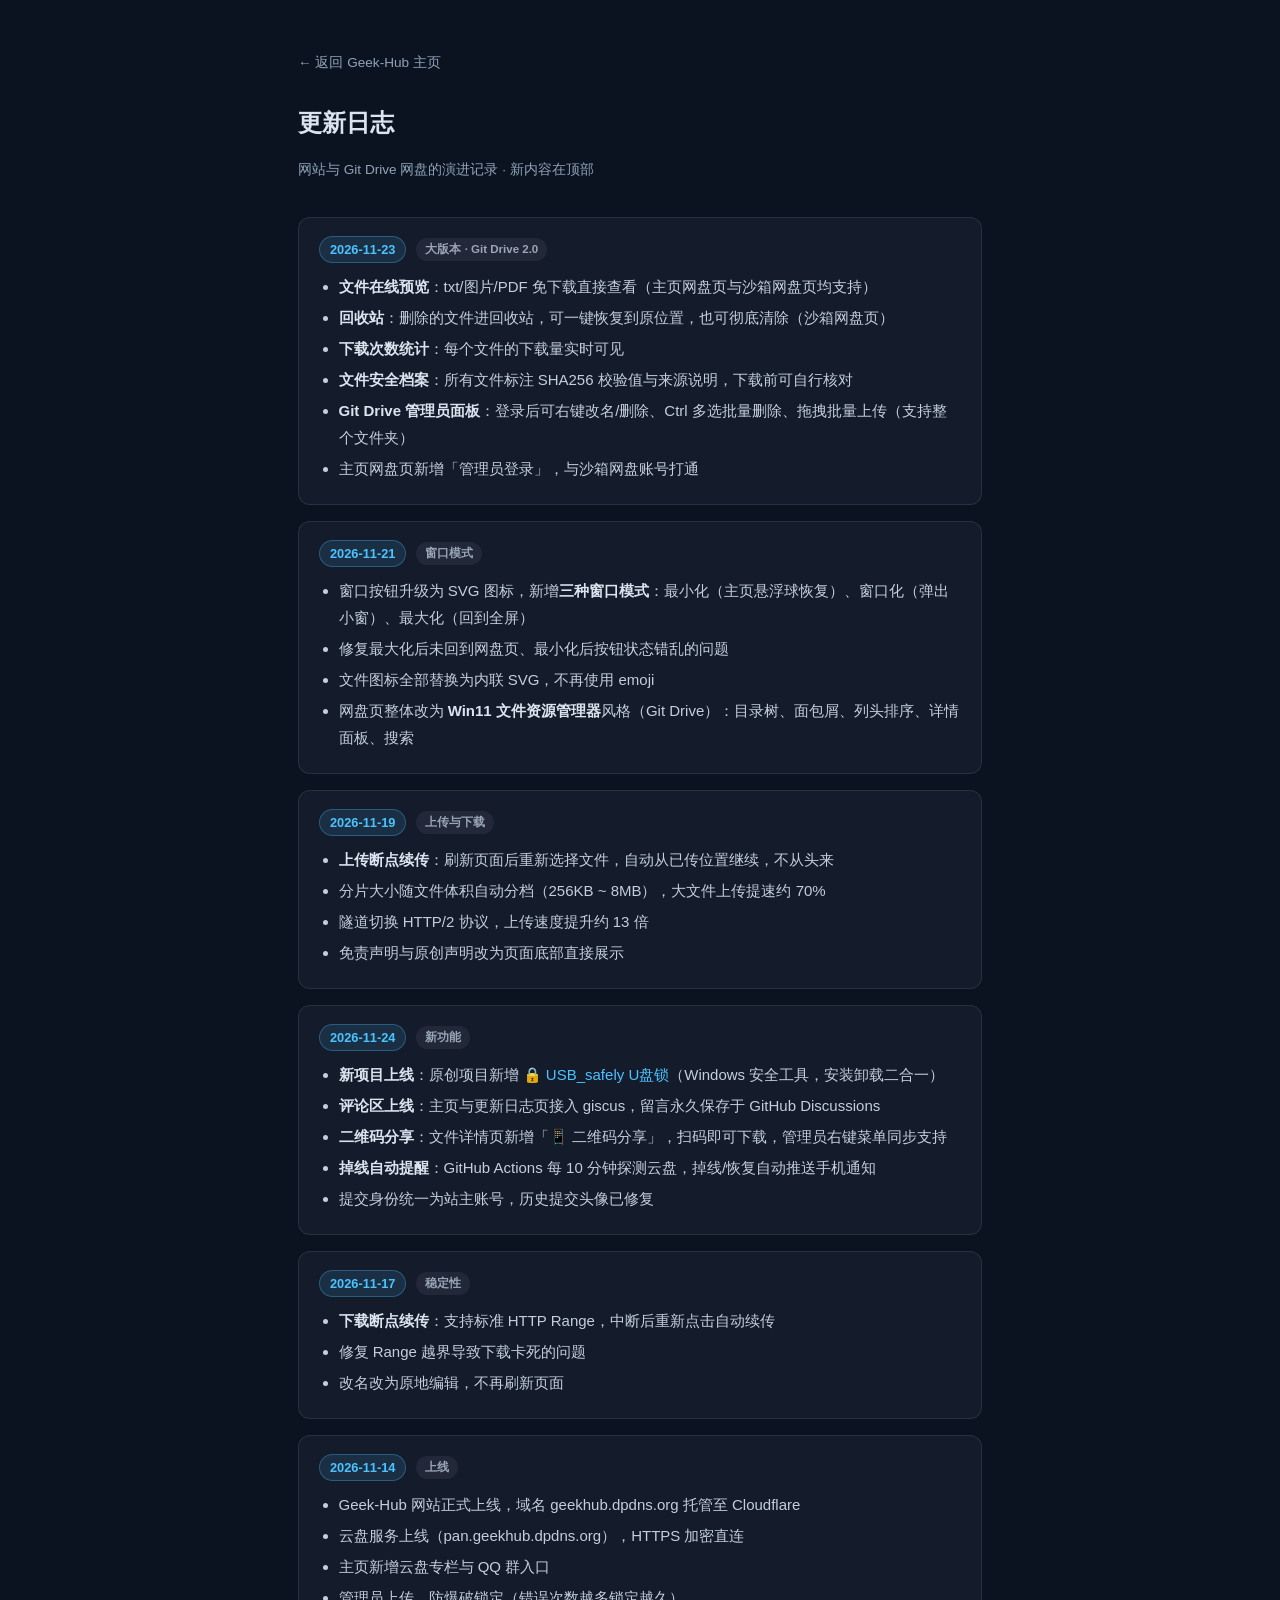
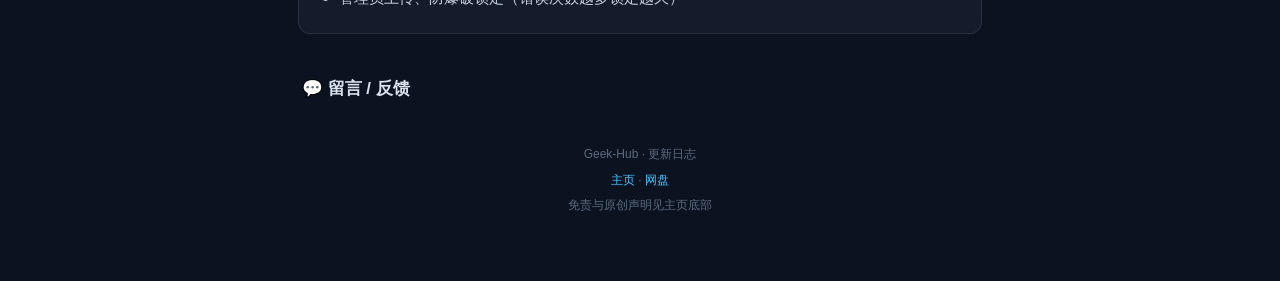
<file: changelog.html>
<!DOCTYPE html>
<html lang="zh-CN">
<head>
<meta charset="utf-8">
<meta name="viewport" content="width=device-width,initial-scale=1">
<title>更新日志 · Geek-Hub</title>
<meta name="description" content="Geek-Hub 网站与 Git Drive 网盘的更新记录">
<style>
  :root{--bg:#0b1220;--card:#141b2b;--line:rgba(255,255,255,.09);--txt:#dbe4ee;
    --muted:#8fa3b8;--accent:#4cc2ff}
  *{box-sizing:border-box}
  body{margin:0;background:var(--bg);color:var(--txt);
    font:15px/1.8 -apple-system,"PingFang SC","Microsoft YaHei",sans-serif}
  .wrap{max-width:720px;margin:0 auto;padding:48px 18px 60px}
  h1{font-size:1.5rem;margin:0 0 4px}
  .sub{color:var(--muted);font-size:.85rem;margin-bottom:34px}
  .item{background:var(--card);border:1px solid var(--line);border-radius:12px;
    padding:18px 20px;margin-bottom:16px}
  .item h2{font-size:1rem;margin:0 0 10px;display:flex;align-items:center;gap:10px;flex-wrap:wrap}
  .date{color:var(--accent);font-size:.8rem;font-weight:600;
    background:rgba(76,194,255,.12);border:1px solid rgba(76,194,255,.3);
    border-radius:20px;padding:1px 10px}
  .tag{color:#9aa7b8;font-size:.72rem;font-weight:600;
    background:rgba(255,255,255,.06);border-radius:20px;padding:1px 9px}
  ul{margin:0;padding-left:1.3em}
  li{margin:4px 0;color:#c4cfdb}
  li b{color:var(--txt)}
  a{color:var(--accent);text-decoration:none}
  a:hover{text-decoration:underline}
  .back{display:inline-block;margin-bottom:26px;color:var(--muted);font-size:.85rem}
  footer{color:#5c6b7d;font-size:.75rem;margin-top:40px;text-align:center}
  footer p{margin:4px 0}
</style>
<!-- Cloudflare Web Analytics --><script type='module' src='https://static.cloudflareinsights.com/beacon.min.js' data-cf-beacon='{"token": "128af1c7bf224d09a564f7fe14c1c17a"}'></script><!-- End Cloudflare Web Analytics -->
</head>
<body>
<div class="wrap">
  <a class="back" href="./">← 返回 Geek-Hub 主页</a>
  <h1>更新日志</h1>
  <p class="sub">网站与 Git Drive 网盘的演进记录 · 新内容在顶部</p>

  <div class="item">
    <h2><span class="date">2026-11-23</span><span class="tag">大版本 · Git Drive 2.0</span></h2>
    <ul>
      <li><b>文件在线预览</b>：txt/图片/PDF 免下载直接查看（主页网盘页与沙箱网盘页均支持）</li>
      <li><b>回收站</b>：删除的文件进回收站，可一键恢复到原位置，也可彻底清除（沙箱网盘页）</li>
      <li><b>下载次数统计</b>：每个文件的下载量实时可见</li>
      <li><b>文件安全档案</b>：所有文件标注 SHA256 校验值与来源说明，下载前可自行核对</li>
      <li><b>Git Drive 管理员面板</b>：登录后可右键改名/删除、Ctrl 多选批量删除、拖拽批量上传（支持整个文件夹）</li>
      <li>主页网盘页新增「管理员登录」，与沙箱网盘账号打通</li>
    </ul>
  </div>

  <div class="item">
    <h2><span class="date">2026-11-21</span><span class="tag">窗口模式</span></h2>
    <ul>
      <li>窗口按钮升级为 SVG 图标，新增<b>三种窗口模式</b>：最小化（主页悬浮球恢复）、窗口化（弹出小窗）、最大化（回到全屏）</li>
      <li>修复最大化后未回到网盘页、最小化后按钮状态错乱的问题</li>
      <li>文件图标全部替换为内联 SVG，不再使用 emoji</li>
      <li>网盘页整体改为 <b>Win11 文件资源管理器</b>风格（Git Drive）：目录树、面包屑、列头排序、详情面板、搜索</li>
    </ul>
  </div>

  <div class="item">
    <h2><span class="date">2026-11-19</span><span class="tag">上传与下载</span></h2>
    <ul>
      <li><b>上传断点续传</b>：刷新页面后重新选择文件，自动从已传位置继续，不从头来</li>
      <li>分片大小随文件体积自动分档（256KB ~ 8MB），大文件上传提速约 70%</li>
      <li>隧道切换 HTTP/2 协议，上传速度提升约 13 倍</li>
      <li>免责声明与原创声明改为页面底部直接展示</li>
    </ul>
  </div>

  <div class="item">
    <h2><span class="date">2026-11-24</span><span class="tag">新功能</span></h2>
    <ul>
            <li><b>新项目上线</b>：原创项目新增 🔒 <a href="https://github.com/zzh-hui/USB_safely/releases/latest" style="color:#4cc2ff;text-decoration:none">USB_safely U盘锁</a>（Windows 安全工具，安装卸载二合一）</li>

      <li><b>评论区上线</b>：主页与更新日志页接入 giscus，留言永久保存于 GitHub Discussions</li>
      <li><b>二维码分享</b>：文件详情页新增「📱 二维码分享」，扫码即可下载，管理员右键菜单同步支持</li>
      <li><b>掉线自动提醒</b>：GitHub Actions 每 10 分钟探测云盘，掉线/恢复自动推送手机通知</li>
      <li>提交身份统一为站主账号，历史提交头像已修复</li>
    </ul>
  </div>

  <div class="item">
    <h2><span class="date">2026-11-17</span><span class="tag">稳定性</span></h2>
    <ul>
      <li><b>下载断点续传</b>：支持标准 HTTP Range，中断后重新点击自动续传</li>
      <li>修复 Range 越界导致下载卡死的问题</li>
      <li>改名改为原地编辑，不再刷新页面</li>
    </ul>
  </div>

  <div class="item">
    <h2><span class="date">2026-11-14</span><span class="tag">上线</span></h2>
    <ul>
      <li>Geek-Hub 网站正式上线，域名 geekhub.dpdns.org 托管至 Cloudflare</li>
      <li>云盘服务上线（pan.geekhub.dpdns.org），HTTPS 加密直连</li>
      <li>主页新增云盘专栏与 QQ 群入口</li>
      <li>管理员上传、防爆破锁定（错误次数越多锁定越久）</li>
    </ul>
  </div>

  <section class="comments" style="margin-top:40px;padding:0 4px">
    <h2 style="font-size:1.05rem;margin-bottom:12px">💬 留言 / 反馈</h2>
    <script src="https://giscus.app/client.js"
      data-repo="zzh-hui/Geek-Hub"
      data-repo-id="R_kgDOVlOw1Q"
      data-category="General"
      data-category-id="DIC_kwDOVlOw1c4DL092"
      data-mapping="pathname"
      data-strict="0"
      data-reactions-enabled="1"
      data-emit-metadata="0"
      data-input-position="top"
      data-theme="transparent_dark"
      data-lang="zh-CN"
      data-loading="lazy"
      crossorigin="anonymous"
      async>
    </script>
  </section>

  <footer>
    <p>Geek-Hub · 更新日志</p>
    <p><a href="./">主页</a> · <a href="./pan/">网盘</a></p>
    <p>免责与原创声明见主页底部</p>
  </footer>
</div>
</body>
</html>
</file>
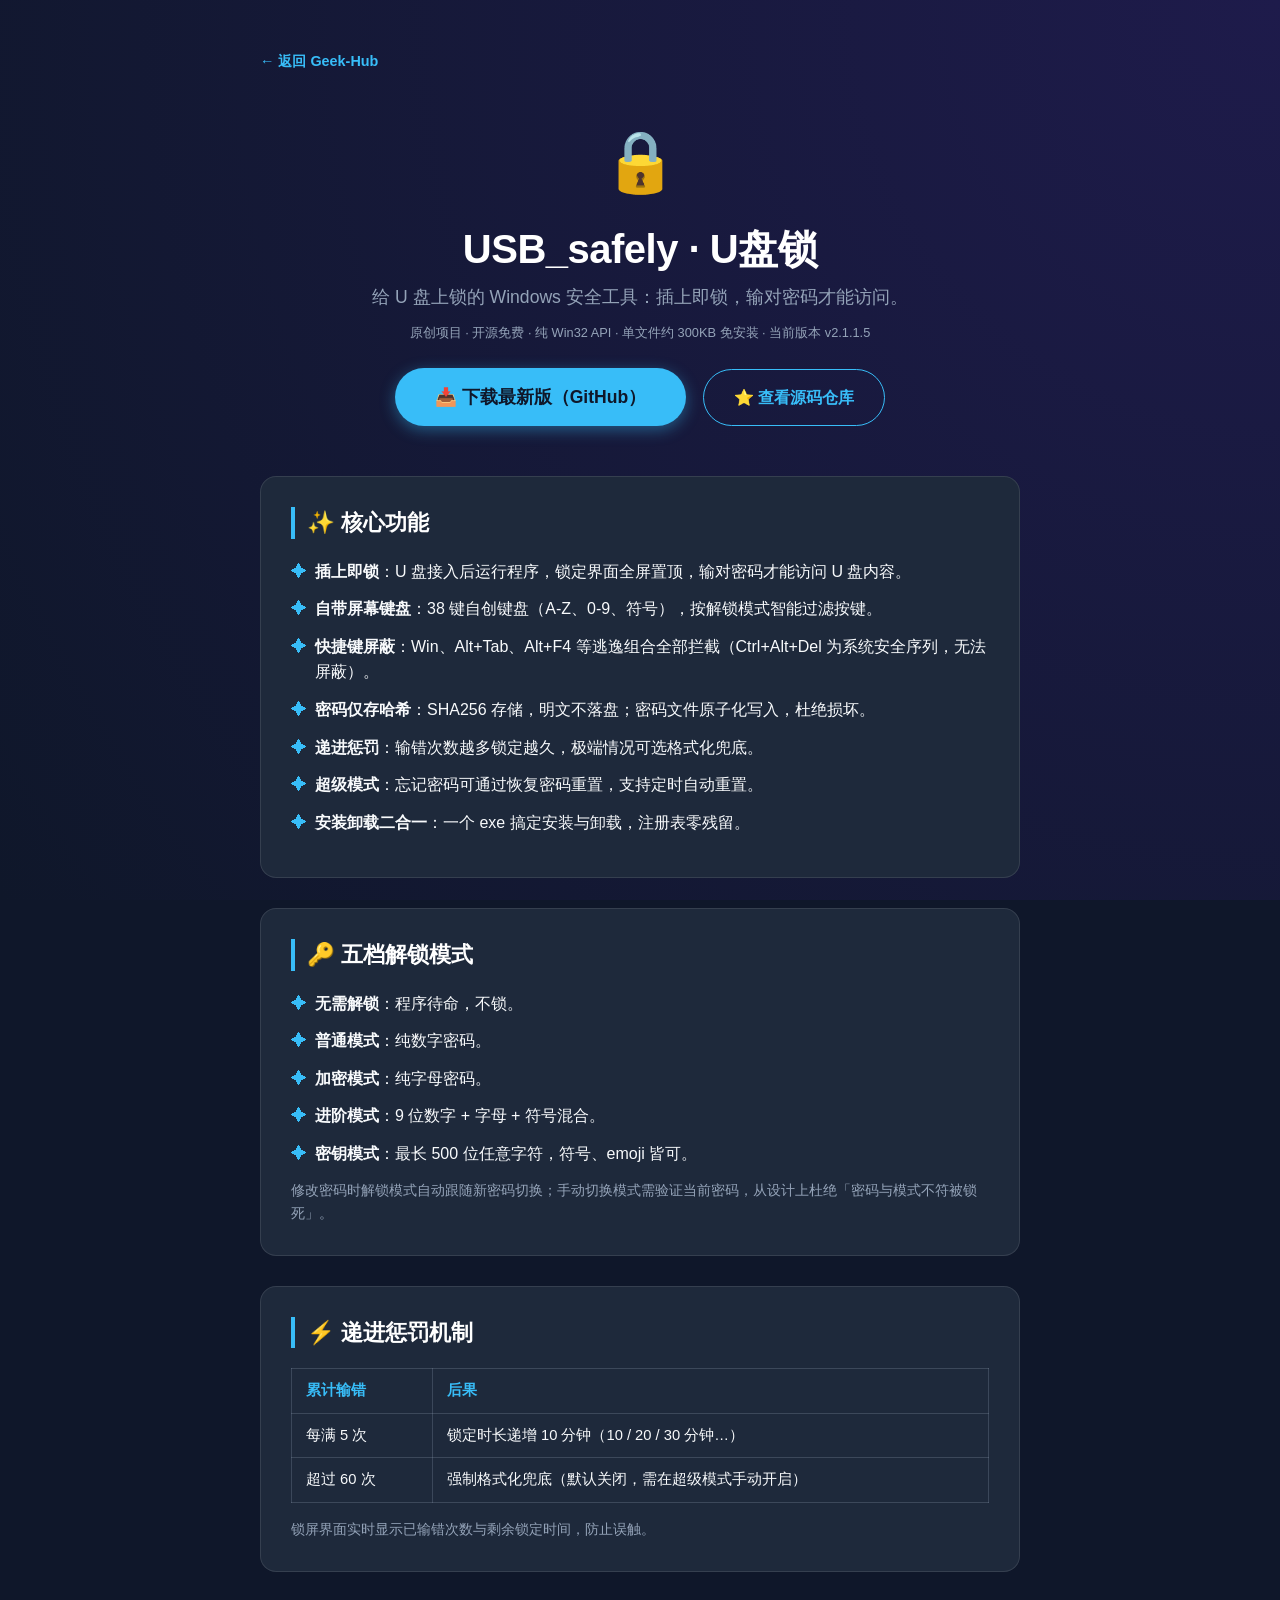
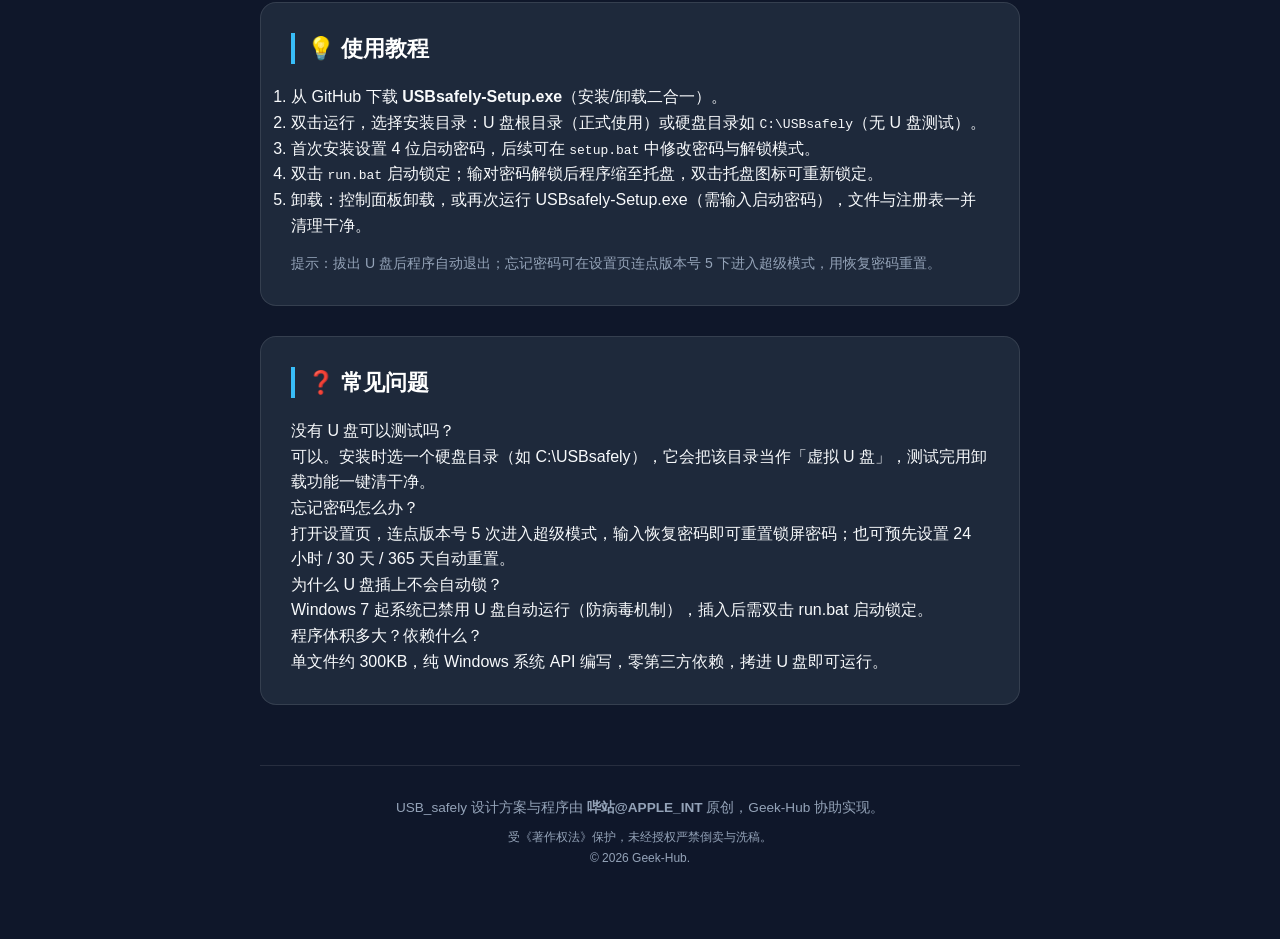
<file: usb-safely.html>
<!DOCTYPE html>
<html lang="zh-CN">
<head>
    <meta charset="UTF-8">
    <meta name="viewport" content="width=device-width, initial-scale=1.0">
    <title>USB_safely U盘锁 - Geek-Hub 极客工坊</title>

    <meta name="description" content="USB_safely U盘锁：给 U 盘上锁的 Windows 安全工具。插上即锁、输对密码才能访问，内置屏幕键盘、快捷键屏蔽、递进惩罚与零残留卸载。开源免费。">
    <meta name="keywords" content="USB_safely,U盘锁,U盘加密,Windows安全工具,屏幕键盘,开源">
    <meta name="author" content="Geek-Hub">
    <link rel="canonical" href="https://geekhub.dpdns.org/usb-safely.html">
    <meta name="theme-color" content="#0f172a">
    <meta name="robots" content="index, follow">

    <meta property="og:type" content="article">
    <meta property="og:site_name" content="Geek-Hub | 极客工坊">
    <meta property="og:title" content="USB_safely U盘锁 - 给 U 盘上锁的 Windows 安全工具">
    <meta property="og:description" content="插上即锁，输对密码才能访问。屏幕键盘、快捷键屏蔽、递进惩罚，单文件免安装。">
    <meta property="og:url" content="https://geekhub.dpdns.org/usb-safely.html">
    <meta property="og:locale" content="zh_CN">
    <meta name="twitter:card" content="summary_large_image">
    <meta name="twitter:title" content="USB_safely U盘锁 - Geek-Hub">
    <meta name="twitter:description" content="给 U 盘上锁的 Windows 安全工具，开源免费。">

    <link rel="icon" href="data:image/svg+xml,%3Csvg xmlns='http://www.w3.org/2000/svg' viewBox='0 0 100 100'%3E%3Crect width='100' height='100' rx='22' fill='%230f172a'/%3E%3Ctext x='50' y='68' font-size='46' font-family='system-ui,sans-serif' font-weight='bold' fill='%2338bdf8' text-anchor='middle'%3EGH%3C/text%3E%3C/svg%3E%3E">
    <link rel="apple-touch-icon" href="data:image/svg+xml,%3Csvg xmlns='http://www.w3.org/2000/svg' viewBox='0 0 100 100'%3E%3Crect width='100' height='100' rx='22' fill='%230f172a'/%3E%3Ctext x='50' y='68' font-size='46' font-family='system-ui,sans-serif' font-weight='bold' fill='%2338bdf8' text-anchor='middle'%3EGH%3C/text%3E%3C/svg%3E%3E">

    <link rel="stylesheet" href="style.css">

    <style>
        .container {
            max-width: 800px;
            margin: 0 auto;
            padding: 40px 20px;
        }

        .back-link {
            display: inline-flex;
            align-items: center;
            gap: 6px;
            color: var(--accent);
            text-decoration: none;
            margin-bottom: 30px;
            font-size: 0.9rem;
            font-weight: 600;
            min-height: 44px;
        }

        .back-link:hover { text-decoration: underline; }

        .header {
            text-align: center;
            margin-bottom: 50px;
        }

        .header-icon { font-size: 60px; margin-bottom: 15px; display: block; }

        .header h1 {
            font-size: 2.5rem;
            margin-bottom: 10px;
            color: #fff;
            letter-spacing: -0.5px;
            line-height: 1.2;
        }

        .subtitle {
            font-size: 1.1rem;
            color: var(--text-muted);
            max-width: 600px;
            margin: 0 auto 12px;
        }

        .meta-line {
            font-size: 0.8rem;
            color: var(--text-muted);
            margin-bottom: 24px;
        }

        .btn-download {
            display: inline-block;
            padding: 15px 40px;
            background: var(--accent);
            color: #0f172a;
            text-decoration: none;
            border-radius: 30px;
            font-weight: 700;
            font-size: 1.1rem;
            box-shadow: 0 4px 15px rgba(56, 189, 248, 0.4);
            transition: background-color 0.3s, transform 0.3s, box-shadow 0.3s;
        }

        .btn-download:hover {
            background: var(--accent-soft);
            transform: translateY(-2px);
            box-shadow: 0 6px 20px rgba(56, 189, 248, 0.6);
        }

        .btn-github {
            display: inline-block;
            margin-left: 12px;
            padding: 15px 30px;
            border: 1px solid var(--accent);
            color: var(--accent);
            text-decoration: none;
            border-radius: 30px;
            font-weight: 600;
            font-size: 1rem;
            transition: background-color 0.3s;
        }

        .btn-github:hover { background: rgba(56, 189, 248, 0.1); }

        ul.check-list { list-style: none; }

        ul.check-list li {
            margin-bottom: 12px;
            padding-left: 24px;
            position: relative;
        }

        ul.check-list li::before {
            content: "✦";
            position: absolute;
            left: 0;
            color: var(--accent);
        }

        table.punish {
            width: 100%;
            border-collapse: collapse;
            margin: 15px 0;
            font-size: 0.92rem;
        }

        table.punish th, table.punish td {
            border: 1px solid rgba(148, 163, 184, 0.25);
            padding: 10px 14px;
            text-align: left;
        }

        table.punish th { color: var(--accent); font-weight: 600; }

        .footer { text-align: center; margin-top: 60px; color: var(--text-muted); font-size: 0.85rem; line-height: 1.8; }

        @media (max-width: 600px) {
            .container { padding: 24px 16px 0; }
            .header h1 { font-size: 2rem; }
            .btn-github { margin-left: 0; margin-top: 12px; }
        }
    </style>
</head>
<body>
    <div class="container">
        <a href="index.html" class="back-link">← 返回 Geek-Hub</a>

        <header class="header">
            <span class="header-icon" aria-hidden="true">🔒</span>
            <h1>USB_safely · U盘锁</h1>
            <p class="subtitle">给 U 盘上锁的 Windows 安全工具：插上即锁，输对密码才能访问。</p>
            <p class="meta-line">原创项目 · 开源免费 · 纯 Win32 API · 单文件约 300KB 免安装 · 当前版本 v2.1.1.5</p>
            <a href="https://github.com/zzh-hui/USB_safely/releases/latest" class="btn-download" target="_blank" rel="noopener noreferrer">📥 下载最新版（GitHub）</a>
            <a href="https://github.com/zzh-hui/USB_safely" class="btn-github" target="_blank" rel="noopener noreferrer">⭐ 查看源码仓库</a>
        </header>

        <!-- 核心功能 -->
        <section class="card">
            <h2>✨ 核心功能</h2>
            <ul class="check-list">
                <li><strong>插上即锁</strong>：U 盘接入后运行程序，锁定界面全屏置顶，输对密码才能访问 U 盘内容。</li>
                <li><strong>自带屏幕键盘</strong>：38 键自创键盘（A-Z、0-9、符号），按解锁模式智能过滤按键。</li>
                <li><strong>快捷键屏蔽</strong>：Win、Alt+Tab、Alt+F4 等逃逸组合全部拦截（Ctrl+Alt+Del 为系统安全序列，无法屏蔽）。</li>
                <li><strong>密码仅存哈希</strong>：SHA256 存储，明文不落盘；密码文件原子化写入，杜绝损坏。</li>
                <li><strong>递进惩罚</strong>：输错次数越多锁定越久，极端情况可选格式化兜底。</li>
                <li><strong>超级模式</strong>：忘记密码可通过恢复密码重置，支持定时自动重置。</li>
                <li><strong>安装卸载二合一</strong>：一个 exe 搞定安装与卸载，注册表零残留。</li>
            </ul>
        </section>

        <!-- 解锁模式 -->
        <section class="card">
            <h2>🔑 五档解锁模式</h2>
            <ul class="check-list">
                <li><strong>无需解锁</strong>：程序待命，不锁。</li>
                <li><strong>普通模式</strong>：纯数字密码。</li>
                <li><strong>加密模式</strong>：纯字母密码。</li>
                <li><strong>进阶模式</strong>：9 位数字 + 字母 + 符号混合。</li>
                <li><strong>密钥模式</strong>：最长 500 位任意字符，符号、emoji 皆可。</li>
            </ul>
            <p style="margin-top: 12px; color: var(--text-muted); font-size: 0.9rem;">
                修改密码时解锁模式自动跟随新密码切换；手动切换模式需验证当前密码，从设计上杜绝「密码与模式不符被锁死」。
            </p>
        </section>

        <!-- 惩罚机制 -->
        <section class="card">
            <h2>⚡ 递进惩罚机制</h2>
            <table class="punish">
                <tr><th>累计输错</th><th>后果</th></tr>
                <tr><td>每满 5 次</td><td>锁定时长递增 10 分钟（10 / 20 / 30 分钟…）</td></tr>
                <tr><td>超过 60 次</td><td>强制格式化兜底（默认关闭，需在超级模式手动开启）</td></tr>
            </table>
            <p style="color: var(--text-muted); font-size: 0.9rem;">锁屏界面实时显示已输错次数与剩余锁定时间，防止误触。</p>
        </section>

        <!-- 使用教程 -->
        <section class="card">
            <h2>💡 使用教程</h2>
            <ol>
                <li>从 GitHub 下载 <strong>USBsafely-Setup.exe</strong>（安装/卸载二合一）。</li>
                <li>双击运行，选择安装目录：U 盘根目录（正式使用）或硬盘目录如 <code>C:\USBsafely</code>（无 U 盘测试）。</li>
                <li>首次安装设置 4 位启动密码，后续可在 <code>setup.bat</code> 中修改密码与解锁模式。</li>
                <li>双击 <code>run.bat</code> 启动锁定；输对密码解锁后程序缩至托盘，双击托盘图标可重新锁定。</li>
                <li>卸载：控制面板卸载，或再次运行 USBsafely-Setup.exe（需输入启动密码），文件与注册表一并清理干净。</li>
            </ol>
            <p style="margin-top: 14px; color: var(--text-muted); font-size: 0.88rem;">
                提示：拔出 U 盘后程序自动退出；忘记密码可在设置页连点版本号 5 下进入超级模式，用恢复密码重置。
            </p>
        </section>

        <!-- 常见问题 -->
        <section class="card faq">
            <h2>❓ 常见问题</h2>
            <dl>
                <dt>没有 U 盘可以测试吗？</dt>
                <dd>可以。安装时选一个硬盘目录（如 C:\USBsafely），它会把该目录当作「虚拟 U 盘」，测试完用卸载功能一键清干净。</dd>

                <dt>忘记密码怎么办？</dt>
                <dd>打开设置页，连点版本号 5 次进入超级模式，输入恢复密码即可重置锁屏密码；也可预先设置 24 小时 / 30 天 / 365 天自动重置。</dd>

                <dt>为什么 U 盘插上不会自动锁？</dt>
                <dd>Windows 7 起系统已禁用 U 盘自动运行（防病毒机制），插入后需双击 run.bat 启动锁定。</dd>

                <dt>程序体积多大？依赖什么？</dt>
                <dd>单文件约 300KB，纯 Windows 系统 API 编写，零第三方依赖，拷进 U 盘即可运行。</dd>
            </dl>
        </section>

        <footer class="footer">
            <p>USB_safely 设计方案与程序由 <strong>哔站@APPLE_INT</strong> 原创，Geek-Hub 协助实现。</p>
            <p>受《著作权法》保护，未经授权严禁倒卖与洗稿。<br>© <span id="year">2026</span> Geek-Hub.</p>
        </footer>
    </div>

    <script>
        document.getElementById('year').textContent = new Date().getFullYear();
    </script>
</body>
</html>
</file>
<file: style.css>
/* =========================================================
   Geek-Hub 极客工坊 · 公共样式表
   所有页面共用：设计变量、基础重置、布局、卡片、按钮
   ========================================================= */

/* ---------- 设计变量 ---------- */
:root {
    --bg-base: #0f172a;
    --bg-deep: #1e1b4b;
    --card-bg: rgba(30, 41, 59, 0.7);
    --card-bg-solid: #1e293b;
    --card-border: rgba(255, 255, 255, 0.1);
    --text-main: #f8fafc;
    --text-muted: #94a3b8;
    --accent: #38bdf8;
    --accent-soft: #7dd3fc;
    --accent-2: #818cf8;
    --tag-bg: rgba(56, 189, 248, 0.15);
    --tag-text: #7dd3fc;
    --radius-lg: 20px;
    --radius-md: 16px;
    --radius-sm: 8px;
    --shadow-card: 0 10px 30px rgba(0, 0, 0, 0.3);
    --shadow-hover: 0 15px 30px rgba(0, 0, 0, 0.4);
    --max-width: 1000px;
    --font-sans: -apple-system, BlinkMacSystemFont, "Segoe UI", Roboto,
        "Helvetica Neue", "PingFang SC", "Microsoft YaHei", sans-serif;
}

/* ---------- 基础重置 ---------- */
*,
*::before,
*::after {
    box-sizing: border-box;
    margin: 0;
    padding: 0;
}

html {
    -webkit-text-size-adjust: 100%;
    scroll-behavior: smooth;
}

body {
    font-family: var(--font-sans);
    background-color: var(--bg-base);
    color: var(--text-main);
    line-height: 1.6;
    min-height: 100vh;
    -webkit-font-smoothing: antialiased;
    overflow-x: hidden;
}

/* 固定背景层：替代 background-attachment: fixed（移动端不卡顿） */
body::before {
    content: "";
    position: fixed;
    inset: 0;
    z-index: -1;
    background: radial-gradient(circle at top right, var(--bg-deep), var(--bg-base));
    pointer-events: none;
}

img,
svg {
    display: block;
    max-width: 100%;
}

a {
    color: var(--accent);
}

/* ---------- 无障碍：键盘焦点 ---------- */
:focus-visible {
    outline: 2px solid var(--accent);
    outline-offset: 3px;
    border-radius: 4px;
}

.skip-link {
    position: absolute;
    left: -9999px;
    top: 8px;
    z-index: 100;
    padding: 10px 16px;
    background: var(--accent);
    color: #0f172a;
    font-weight: 700;
    border-radius: var(--radius-sm);
    text-decoration: none;
}

.skip-link:focus {
    left: 8px;
}

/* ---------- 主体布局 ---------- */
.layout {
    display: flex;
    max-width: var(--max-width);
    margin: 0 auto;
    padding: 40px 20px;
    gap: 40px;
}

.sidebar {
    flex: 1;
    max-width: 300px;
    position: sticky;
    top: 40px;
    height: fit-content;
}

.main-content {
    flex: 2;
    min-width: 0;
}

/* ---------- 个人卡片 ---------- */
.profile-card {
    background: var(--card-bg);
    background-color: var(--card-bg-solid);
    -webkit-backdrop-filter: blur(12px);
    backdrop-filter: blur(12px);
    border: 1px solid var(--card-border);
    border-radius: var(--radius-lg);
    padding: 30px;
    text-align: center;
    box-shadow: var(--shadow-card);
}

.avatar {
    width: 100px;
    height: 100px;
    border-radius: 50%;
    background: linear-gradient(135deg, var(--accent), var(--accent-2));
    margin: 0 auto 20px;
    display: flex;
    align-items: center;
    justify-content: center;
    font-size: 40px;
    font-weight: 700;
    color: #fff;
    box-shadow: 0 0 20px rgba(56, 189, 248, 0.4);
    user-select: none;
}

.name {
    font-size: 1.5rem;
    font-weight: 700;
    margin-bottom: 8px;
}

.bio {
    font-size: 0.9rem;
    color: var(--text-muted);
    margin-bottom: 20px;
}

.social-links {
    display: flex;
    flex-direction: column;
    gap: 12px;
    margin-top: 20px;
}

.social-btn {
    color: var(--text-main);
    text-decoration: none;
    font-size: 0.9rem;
    padding: 10px 16px;
    border-radius: var(--radius-sm);
    background: rgba(255, 255, 255, 0.05);
    border: 1px solid var(--card-border);
    transition: background-color 0.2s, color 0.2s, border-color 0.2s;
    display: flex;
    align-items: center;
    justify-content: center;
    gap: 8px;
    min-height: 44px; /* 触摸目标 */
}

.social-btn:hover {
    background: var(--accent);
    color: #0f172a;
    border-color: var(--accent);
}

button.social-btn {
    width: 100%;
    font-family: inherit;
    font-size: 0.9rem;
    line-height: 1.4;
    cursor: pointer;
}

.email-tip {
    font-size: 0.75rem;
    color: var(--text-muted);
    margin-top: 15px;
    line-height: 1.5;
    background: rgba(0, 0, 0, 0.2);
    padding: 10px;
    border-radius: var(--radius-sm);
}

/* ---------- 区块标题 ---------- */
.section-title {
    font-size: 1.8rem;
    margin-bottom: 25px;
    display: flex;
    align-items: center;
    gap: 10px;
    line-height: 1.3;
}

.section-title::before {
    content: "";
    display: block;
    width: 6px;
    height: 24px;
    background: var(--accent);
    border-radius: 3px;
    flex: 0 0 auto;
}

/* ---------- 项目卡片 ---------- */
.grid {
    display: grid;
    grid-template-columns: 1fr;
    gap: 25px;
    margin-bottom: 50px;
}

.project-card {
    display: block;
    text-decoration: none;
    color: inherit;
    background: var(--card-bg);
    background-color: var(--card-bg-solid);
    -webkit-backdrop-filter: blur(12px);
    backdrop-filter: blur(12px);
    border: 1px solid var(--card-border);
    border-radius: var(--radius-md);
    padding: 25px;
    transition: transform 0.3s, box-shadow 0.3s, border-color 0.3s, background-color 0.3s;
}

.project-card:hover {
    transform: translateY(-5px);
    box-shadow: var(--shadow-hover);
    border-color: rgba(56, 189, 248, 0.5);
    background: rgba(30, 41, 59, 0.9);
}

.project-card[aria-disabled="true"] {
    opacity: 0.6;
    cursor: not-allowed;
}

.project-card[aria-disabled="true"]:hover {
    transform: none;
    box-shadow: none;
    border-color: var(--card-border);
}

.project-title {
    font-size: 1.3rem;
    font-weight: 700;
    margin-bottom: 10px;
    color: #fff;
}

.project-desc {
    font-size: 0.95rem;
    color: var(--text-muted);
    margin-bottom: 20px;
}

.tags {
    display: flex;
    gap: 8px;
    flex-wrap: wrap;
    margin-bottom: 20px;
}

.tag {
    font-size: 0.75rem;
    padding: 4px 10px;
    border-radius: 20px;
    background: var(--tag-bg);
    color: var(--tag-text);
    border: 1px solid rgba(56, 189, 248, 0.2);
}

.project-btn {
    display: inline-block;
    text-align: center;
    padding: 10px 15px;
    background: rgba(255, 255, 255, 0.05);
    color: var(--accent);
    border-radius: var(--radius-sm);
    font-weight: 600;
    border: 1px solid rgba(56, 189, 248, 0.3);
    transition: background-color 0.2s, color 0.2s;
}

.project-card:hover .project-btn {
    background: var(--accent);
    color: #0f172a;
}

/* ---------- 云盘专栏入口 ---------- */
.drive-card {
    position: relative;
    display: block;
    padding: 26px 24px;
    text-decoration: none;
    color: inherit;
    border-radius: var(--radius-md);
    border: 1px solid rgba(56, 189, 248, 0.28);
    background:
        radial-gradient(600px 200px at 100% 0%, rgba(56, 189, 248, 0.16), transparent 70%),
        var(--card-bg-solid);
    overflow: hidden;
    transition: transform 0.3s, box-shadow 0.3s, border-color 0.3s;
}

.drive-card::after {
    content: "";
    position: absolute;
    inset: 0;
    background: linear-gradient(120deg, transparent 40%, rgba(56, 189, 248, 0.08) 50%, transparent 60%);
    transform: translateX(-100%);
    transition: transform 0.7s ease;
    pointer-events: none;
}

.drive-card:hover {
    transform: translateY(-4px);
    border-color: rgba(56, 189, 248, 0.6);
    box-shadow: var(--shadow-hover);
}

.drive-card:hover::after {
    transform: translateX(100%);
}

.drive-head {
    display: flex;
    align-items: center;
    gap: 16px;
    margin-bottom: 12px;
}

.drive-icon {
    flex: 0 0 auto;
    width: 56px;
    height: 56px;
    display: grid;
    place-items: center;
    font-size: 26px;
    border-radius: 16px;
    background: rgba(56, 189, 248, 0.13);
    border: 1px solid rgba(56, 189, 248, 0.25);
}

.drive-title-group {
    flex: 1 1 auto;
    min-width: 0;
}

.drive-title-group h3 {
    font-size: 1.25rem;
    color: #fff;
    margin-bottom: 10px;
}

.drive-title-group .tags {
    margin-bottom: 0;
}

.drive-arrow {
    flex: 0 0 auto;
    font-size: 1.2rem;
    color: var(--accent);
    transition: transform 0.3s;
}

.drive-card:hover .drive-arrow {
    transform: translateX(6px);
}

.drive-desc {
    margin: 0;
    font-size: 0.92rem;
    color: var(--text-muted);
}

@media (max-width: 600px) {
    .drive-card {
        padding: 20px 18px;
    }
    .drive-head {
        gap: 12px;
    }
    .drive-icon {
        width: 42px;
        height: 42px;
        font-size: 20px;
        border-radius: 12px;
    }
    .drive-title-group h3 {
        font-size: 1.1rem;
    }
}

/* ---------- 页脚 ---------- */
footer {
    text-align: center;
    padding: 30px 20px;
    color: var(--text-muted);
    font-size: 0.85rem;
    border-top: 1px solid var(--card-border);
    margin-top: 40px;
}

footer p + p {
    margin-top: 6px;
    font-size: 0.75rem;
}

/* ---------- 通用卡片（内页） ---------- */
.card {
    background: var(--card-bg);
    background-color: var(--card-bg-solid);
    border: 1px solid var(--card-border);
    border-radius: var(--radius-md);
    padding: 30px;
    margin-bottom: 30px;
    -webkit-backdrop-filter: blur(10px);
    backdrop-filter: blur(10px);
}

.card h2 {
    font-size: 1.4rem;
    color: #fff;
    margin-bottom: 20px;
    border-left: 4px solid var(--accent);
    padding-left: 12px;
    line-height: 1.4;
}

/* ---------- 手机端适配 ---------- */
@media (max-width: 800px) {
    .layout {
        flex-direction: column;
        padding: 20px 16px 8px;
        gap: 24px;
    }

    .sidebar {
        max-width: 100%;
        position: static;
    }

    .profile-card {
        padding: 22px;
        display: grid;
        grid-template-columns: auto 1fr;
        gap: 0 16px;
        text-align: left;
        align-items: center;
    }

    .avatar {
        width: 64px;
        height: 64px;
        font-size: 26px;
        margin: 0;
        grid-row: 1 / span 2;
    }

    .name {
        font-size: 1.25rem;
        margin-bottom: 2px;
        align-self: end;
    }

    .bio {
        font-size: 0.85rem;
        margin-bottom: 0;
        align-self: start;
    }

    .social-links {
        grid-column: 1 / -1;
        flex-direction: row;
        gap: 10px;
        margin-top: 18px;
    }

    .social-btn {
        flex: 1;
        padding: 10px;
    }

    .email-tip {
        grid-column: 1 / -1;
        margin-top: 12px;
    }

    .section-title {
        font-size: 1.5rem;
    }

    .card {
        padding: 22px;
    }

    .grid {
        gap: 18px;
        margin-bottom: 30px;
    }
}

/* ---------- 尊重“减少动效”偏好 ---------- */
@media (prefers-reduced-motion: reduce) {
    html {
        scroll-behavior: auto;
    }

    *,
    *::before,
    *::after {
        animation-duration: 0.001ms !important;
        animation-iteration-count: 1 !important;
        transition-duration: 0.001ms !important;
    }

    .project-card:hover {
        transform: none;
    }
}
</file>
